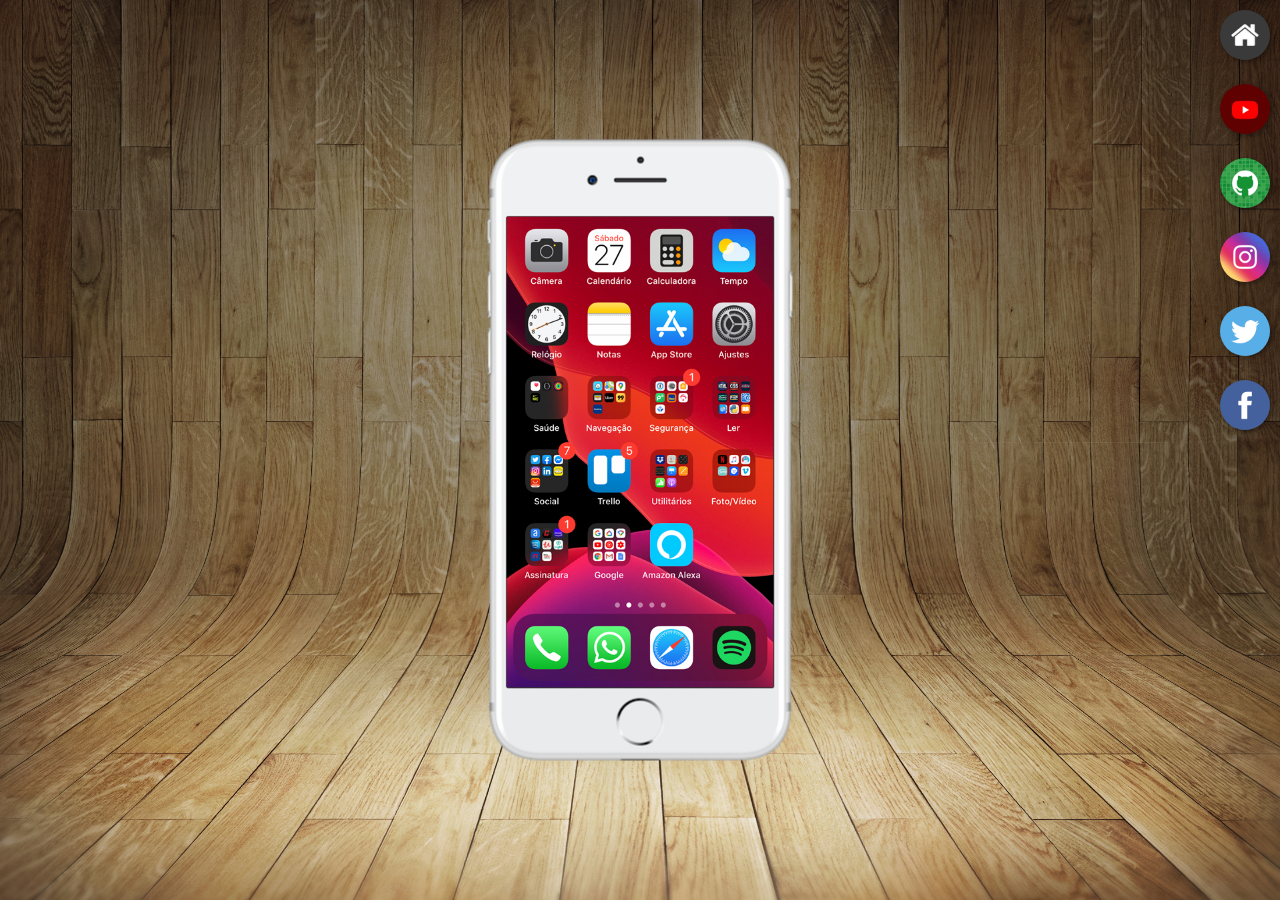
<file: index.html>
<!DOCTYPE html>
<html lang="en">
<head>
    <meta charset="UTF-8">
    <meta name="viewport" content="width=device-width, initial-scale=1.0">
    <link rel="shortcut icon" href="favicon.ico" type="image/x-icon">
    <link rel="stylesheet" href="estilo/style.css">
    <title>Projeto Redes Sociais</title>
</head>
<body>
    <main>
        <section id="telefone">
            <iframe src="home.html" name="tela" id="tela" frameborder="0">
                Seu navegador não é compatível com isso.
            </iframe>
        </section>
        <section id="redes-sociais">
            <a href="home.html" target="tela"><img src="imagens/logo-home.jpg" alt="Home"></a><br>
            <a href="youtube.html" target="tela"><img src="imagens/logo-youtube.jpg" alt="YouTube"></a><br>
            <a href="github.html" target="tela"><img src="imagens/logo-github.jpg" alt="GitHub"></a><br>
            <a href="instagram.html" target="tela"><img src="imagens/logo-instagram.jpg" alt="Instagram"></a><br>
            <a href="twitter.html" target="tela"><img src="imagens/logo-twitter.jpg" alt="Twitter"></a><br>
            <a href="facebook.html" target="tela"><img src="imagens/logo-facebook.jpg" alt="Facebook"></a>
        </section>
    </main>
</body>
</html>
</file>
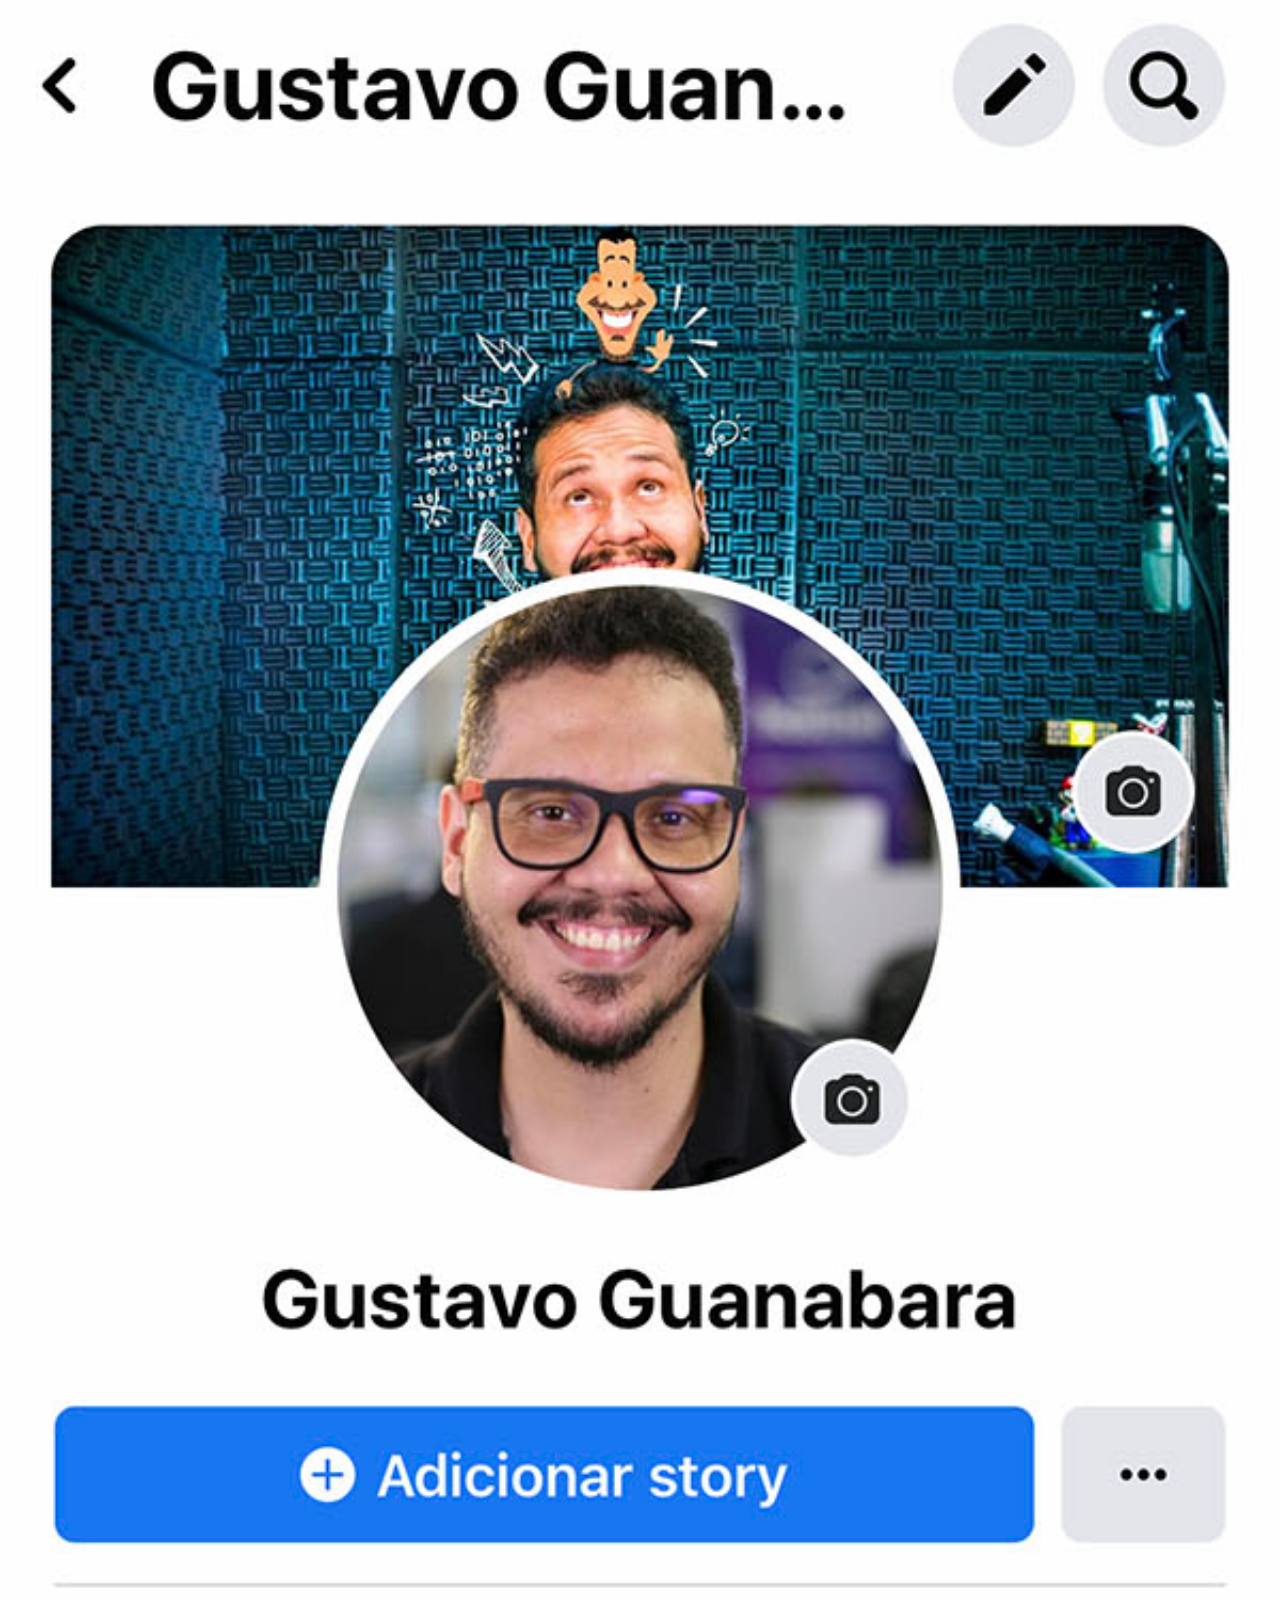
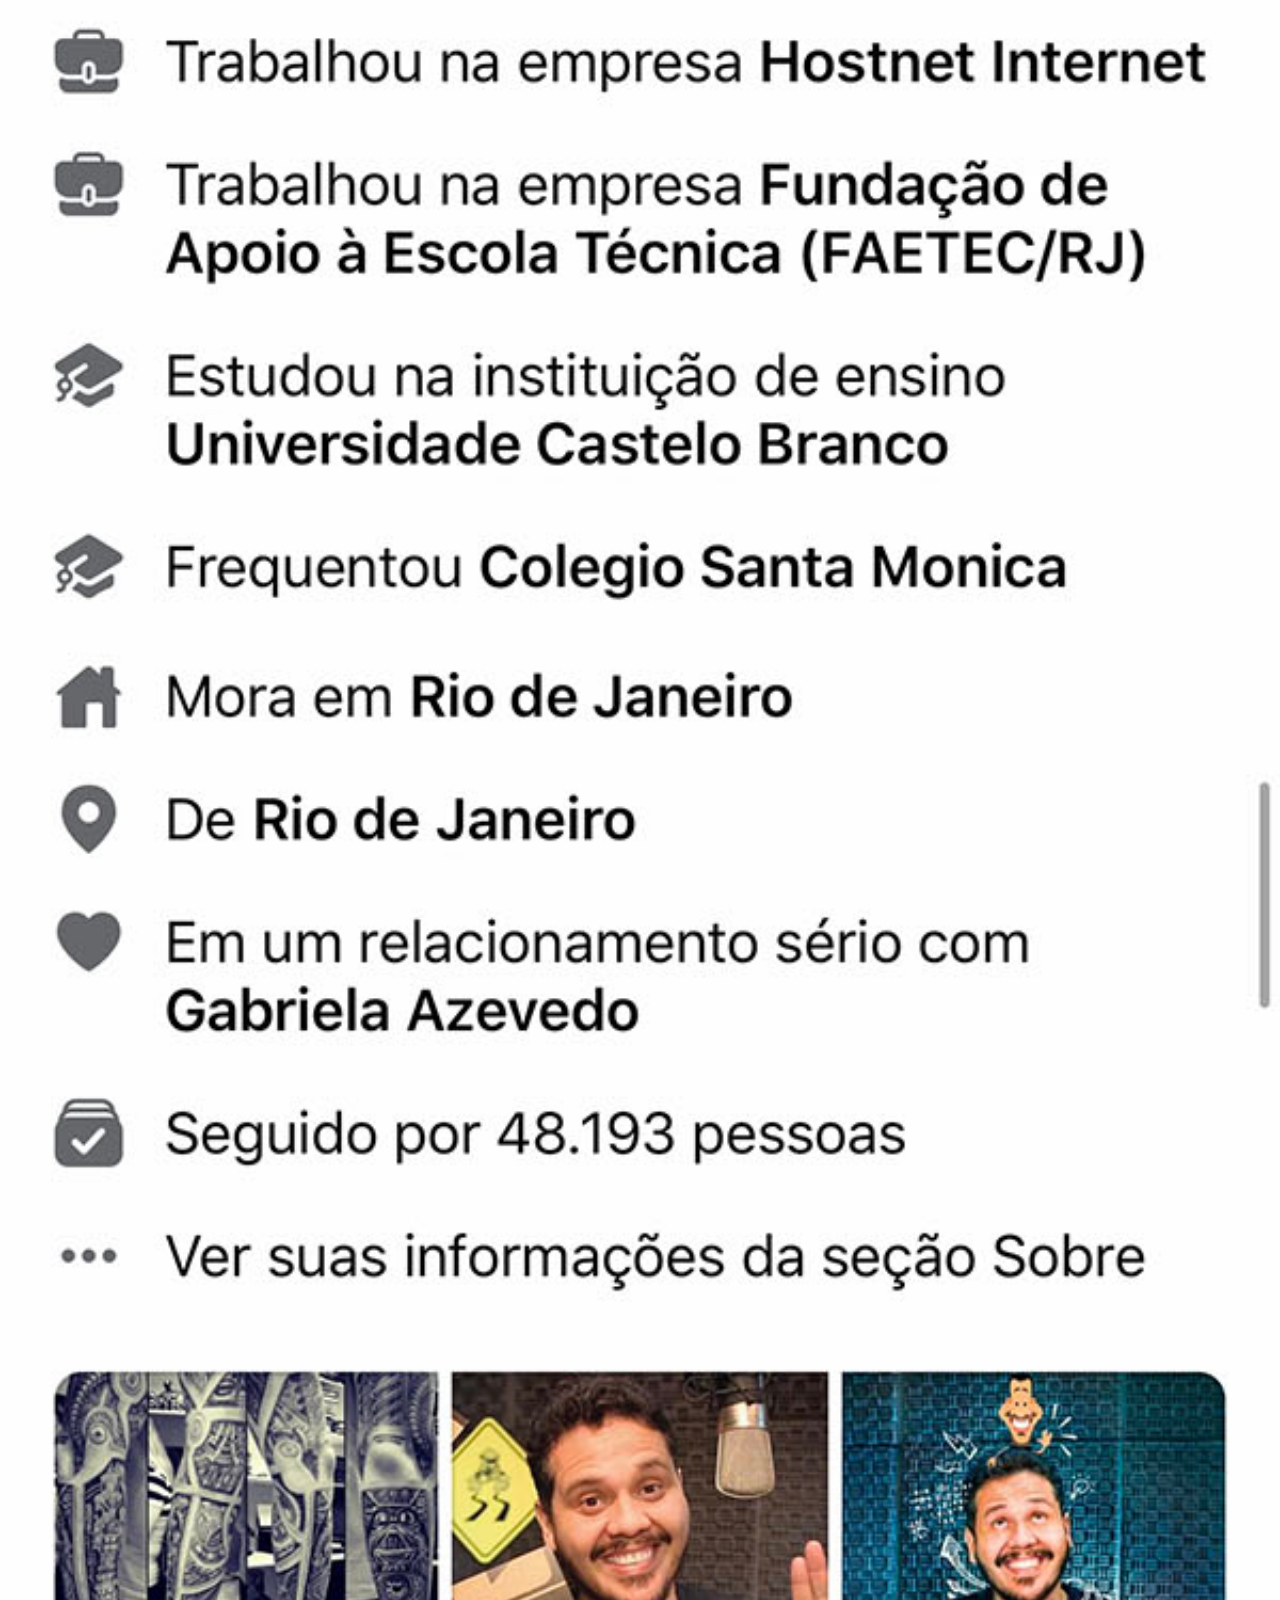
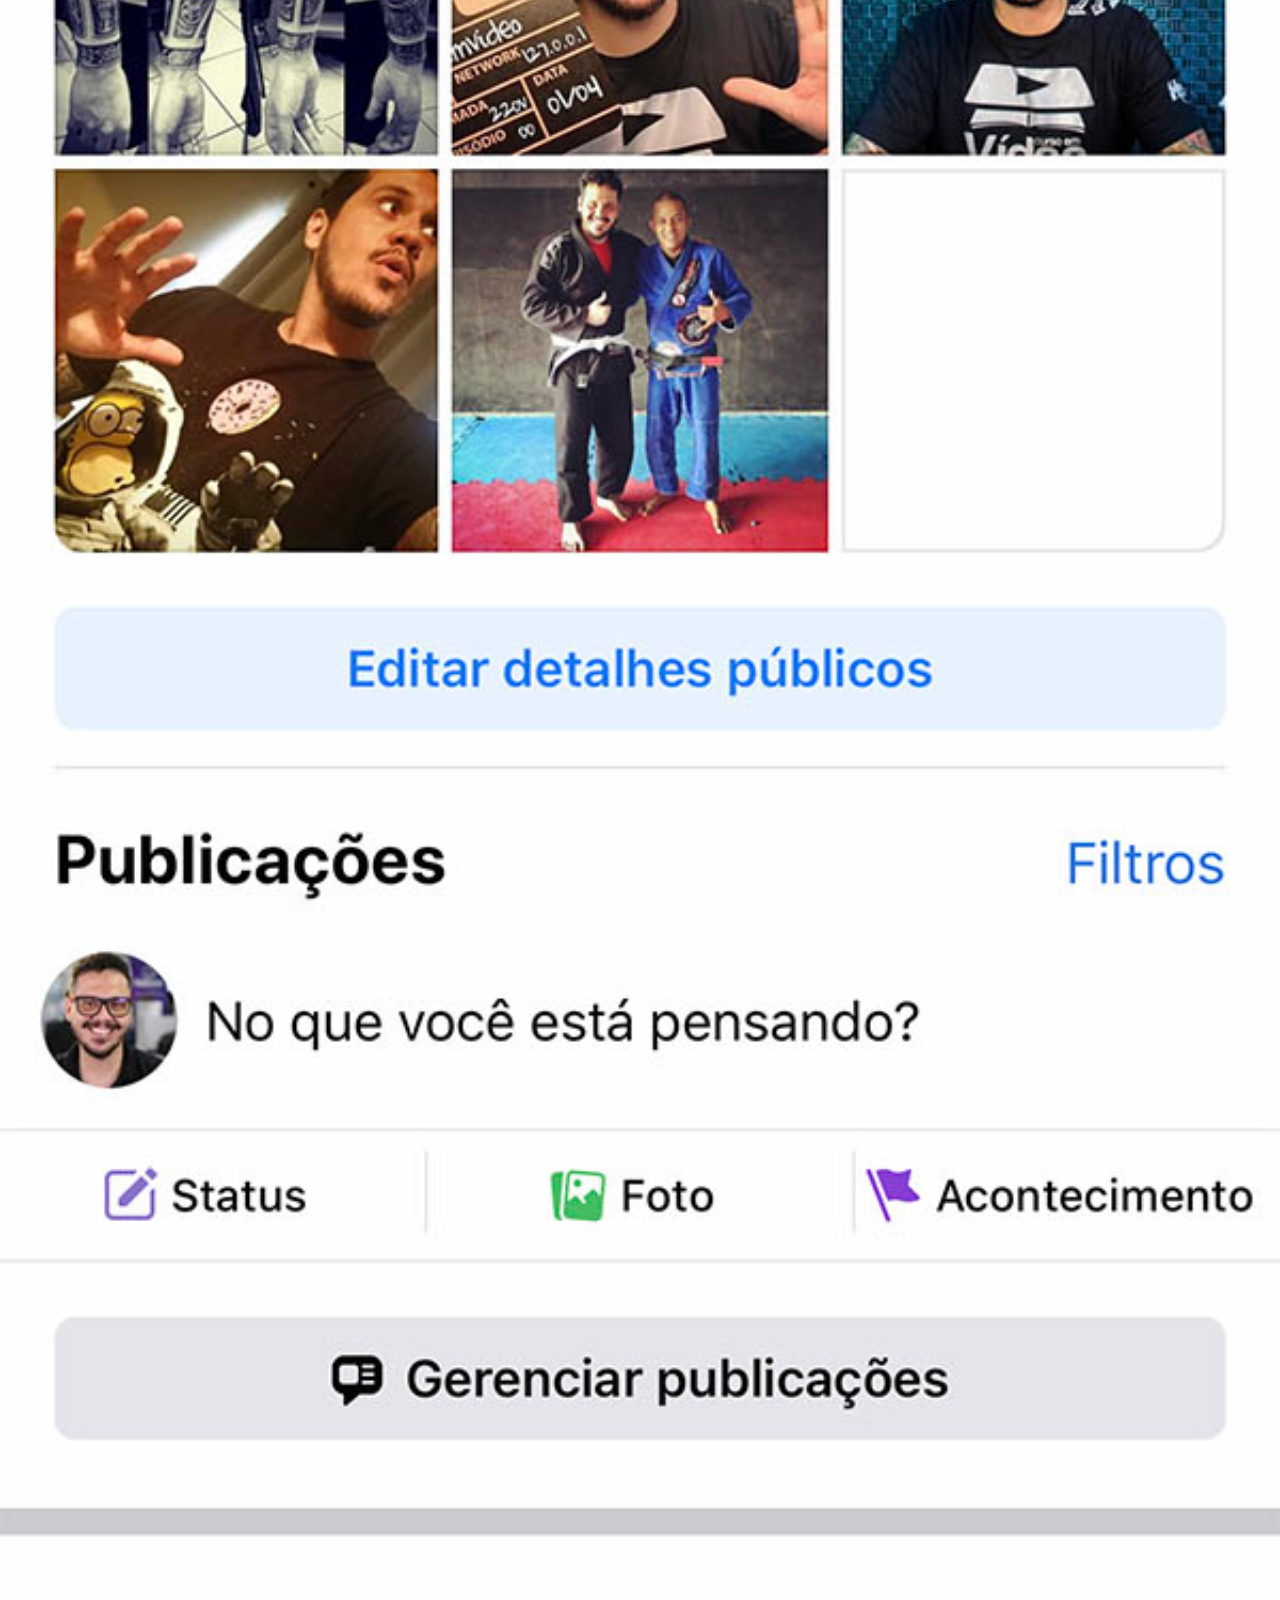
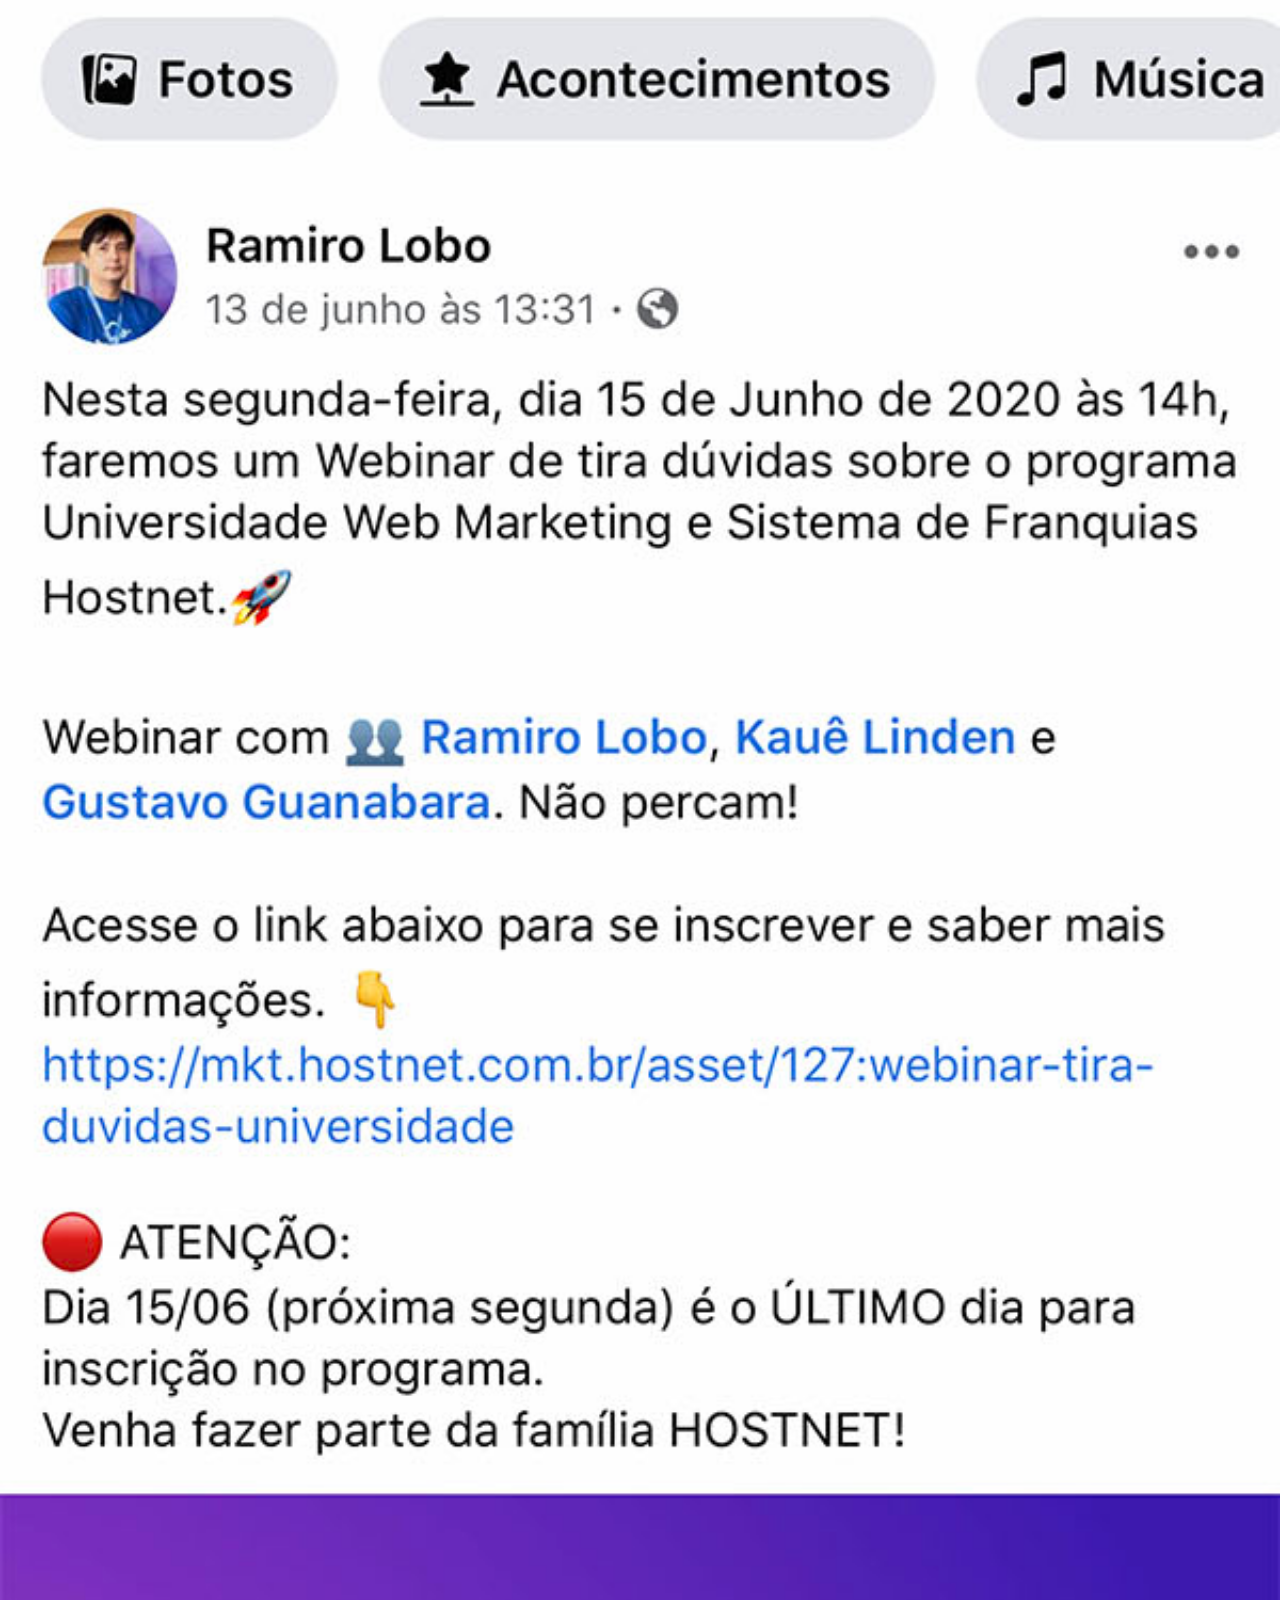
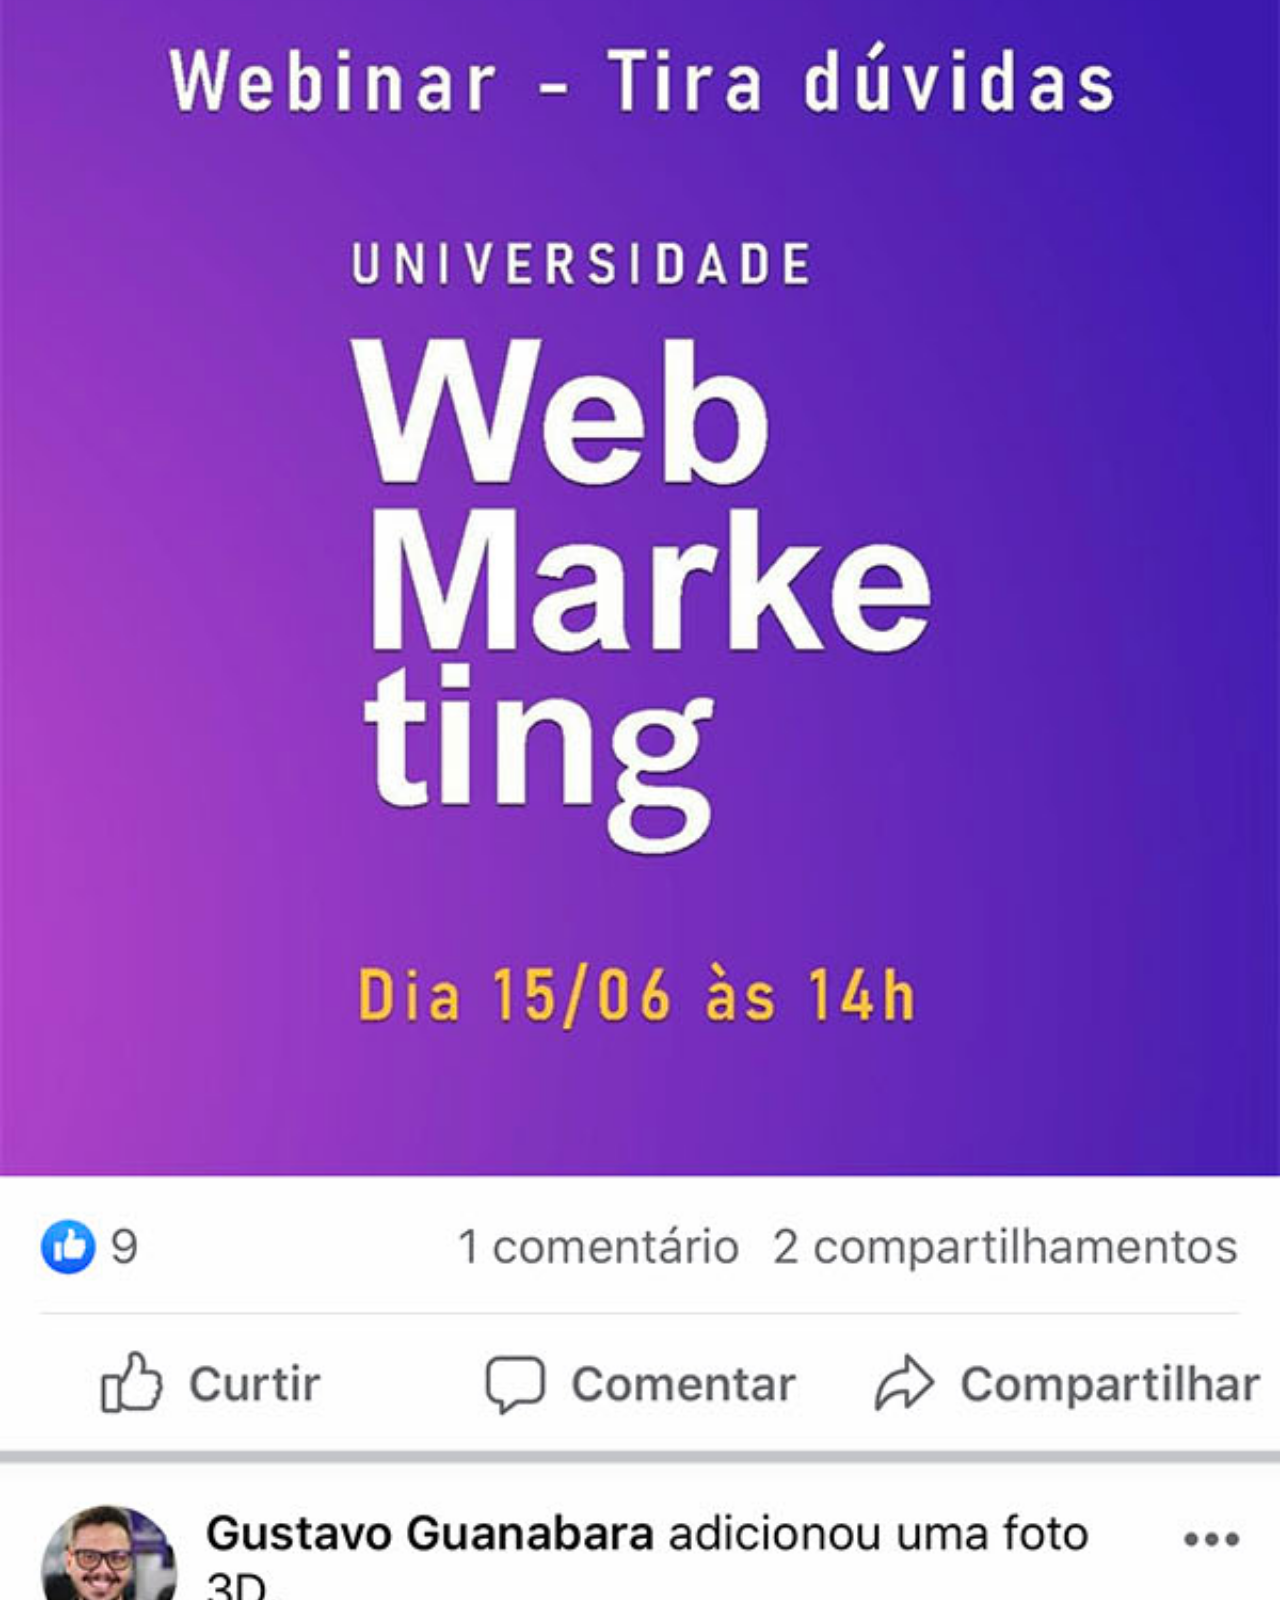
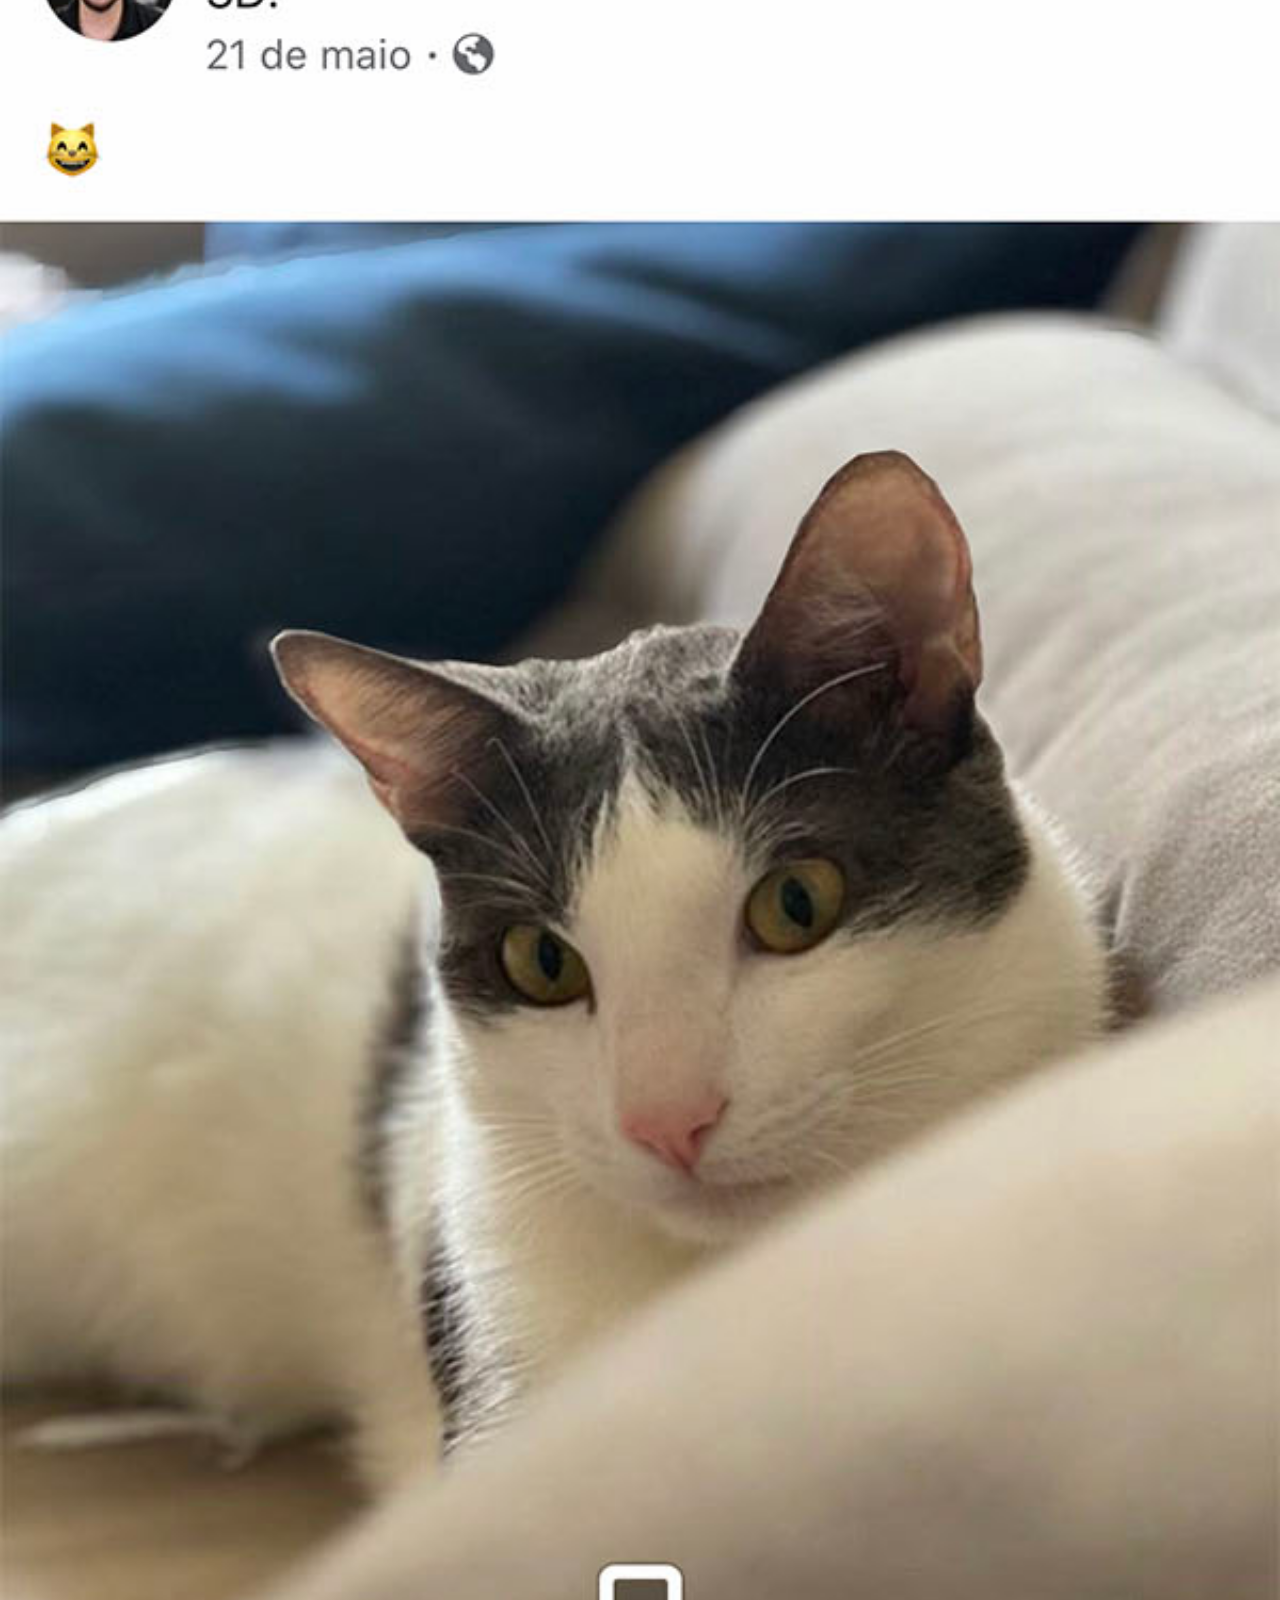
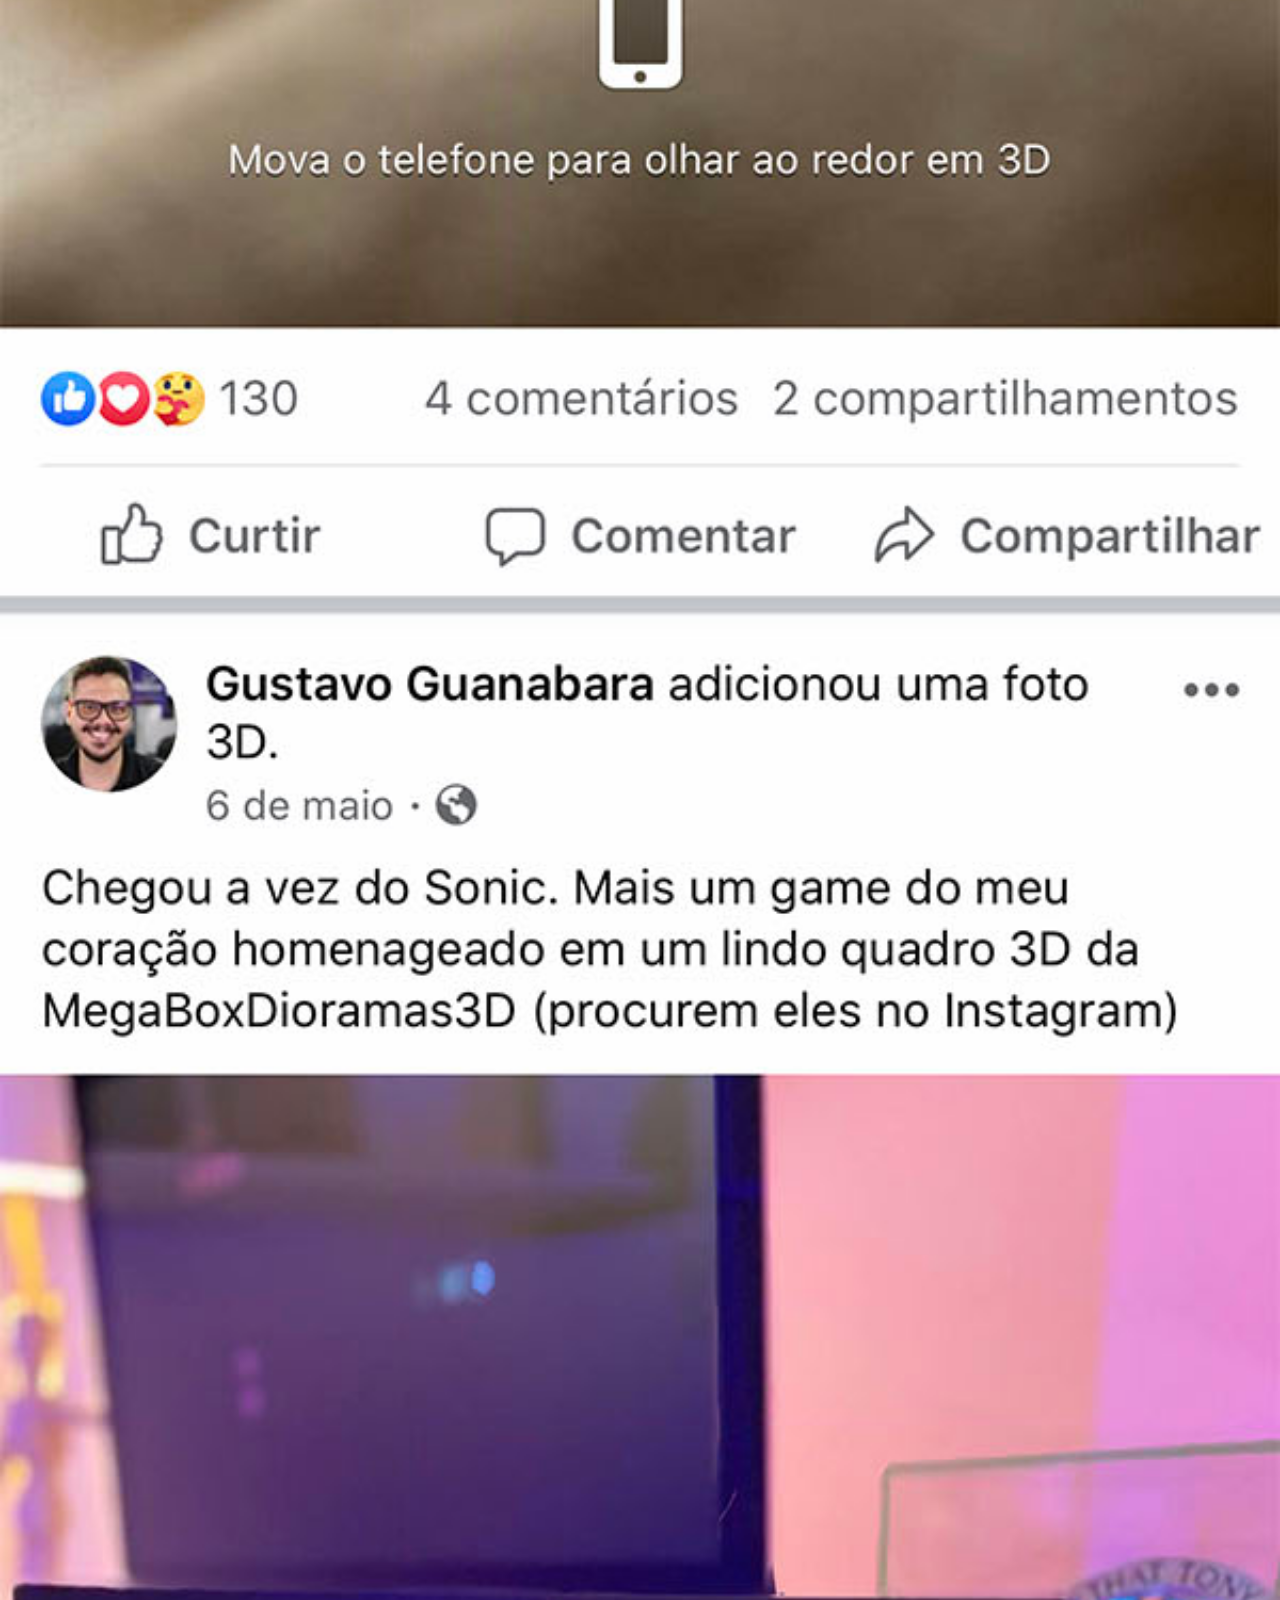
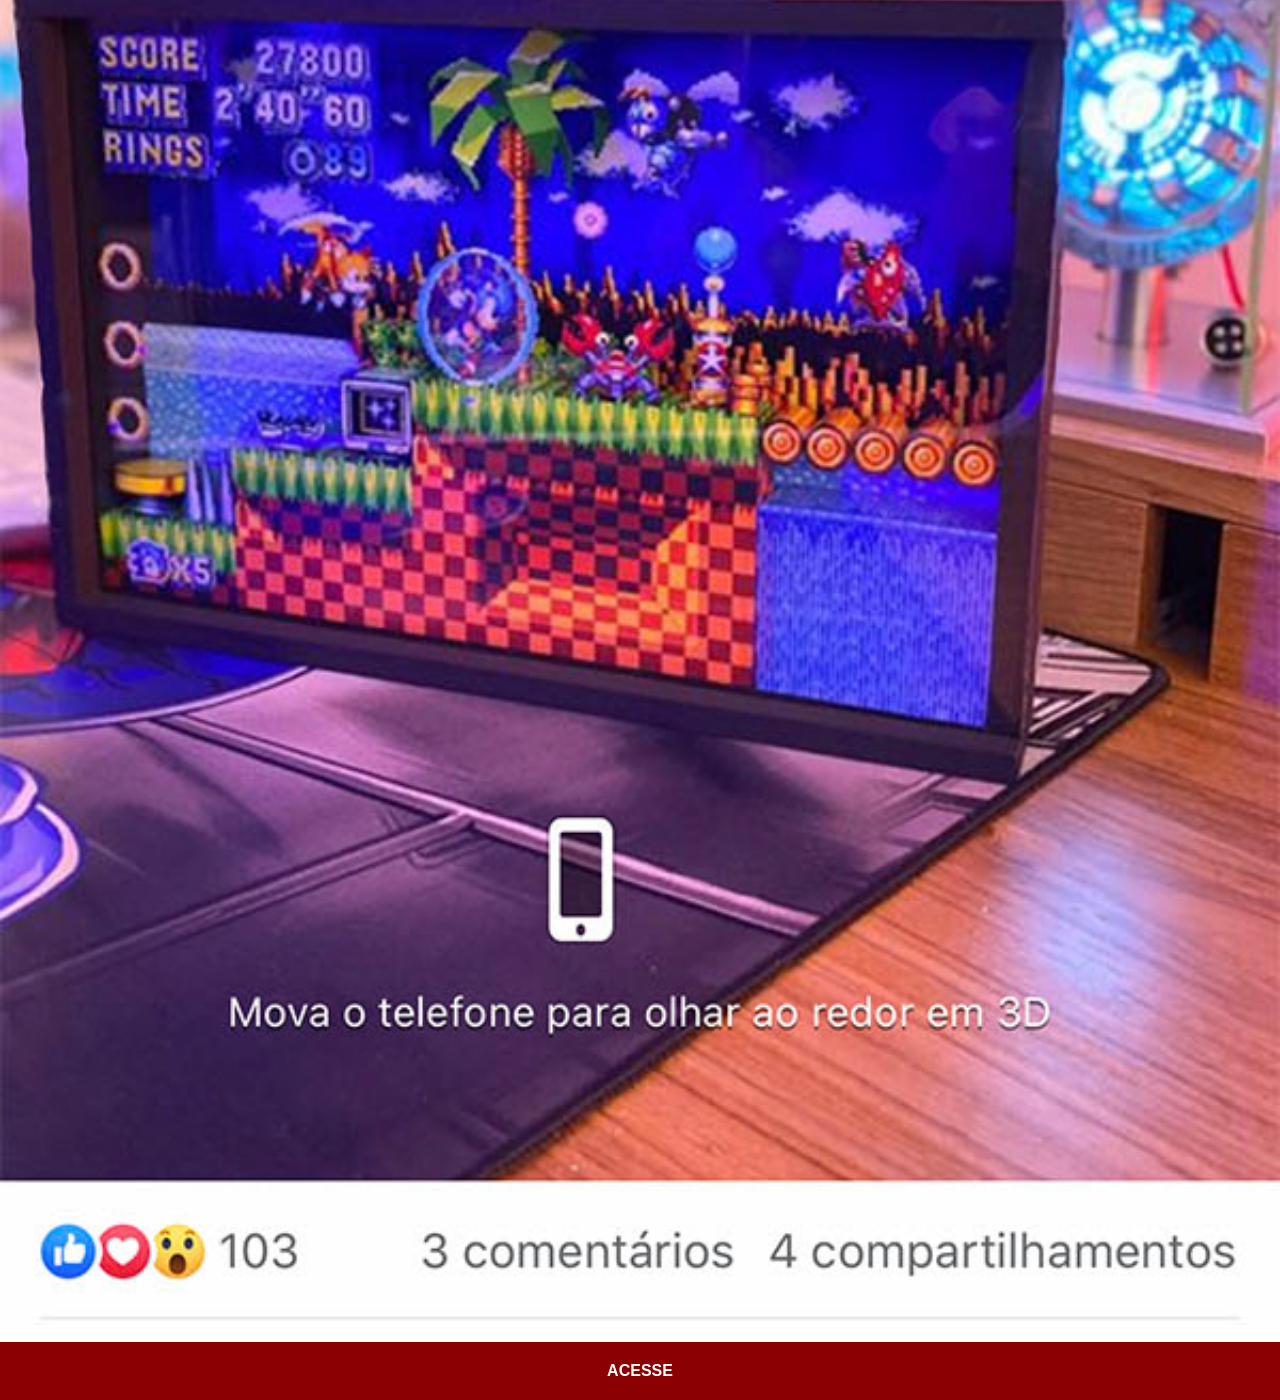
<file: facebook.html>
<!DOCTYPE html>
<html lang="en">
<head>
    <meta charset="UTF-8">
    <meta name="viewport" content="width=device-width, initial-scale=1.0">
    <title>Facebook</title>
    <link rel="stylesheet" href="estilo/social.css">
</head>
<body>
    <img src="imagens/tela-facebook.jpg" alt="Facebook">
    <a href="https://www.facebook.com/gustavoguanabara" target="_blank">ACESSE</a>
</body>
</html>
</file>
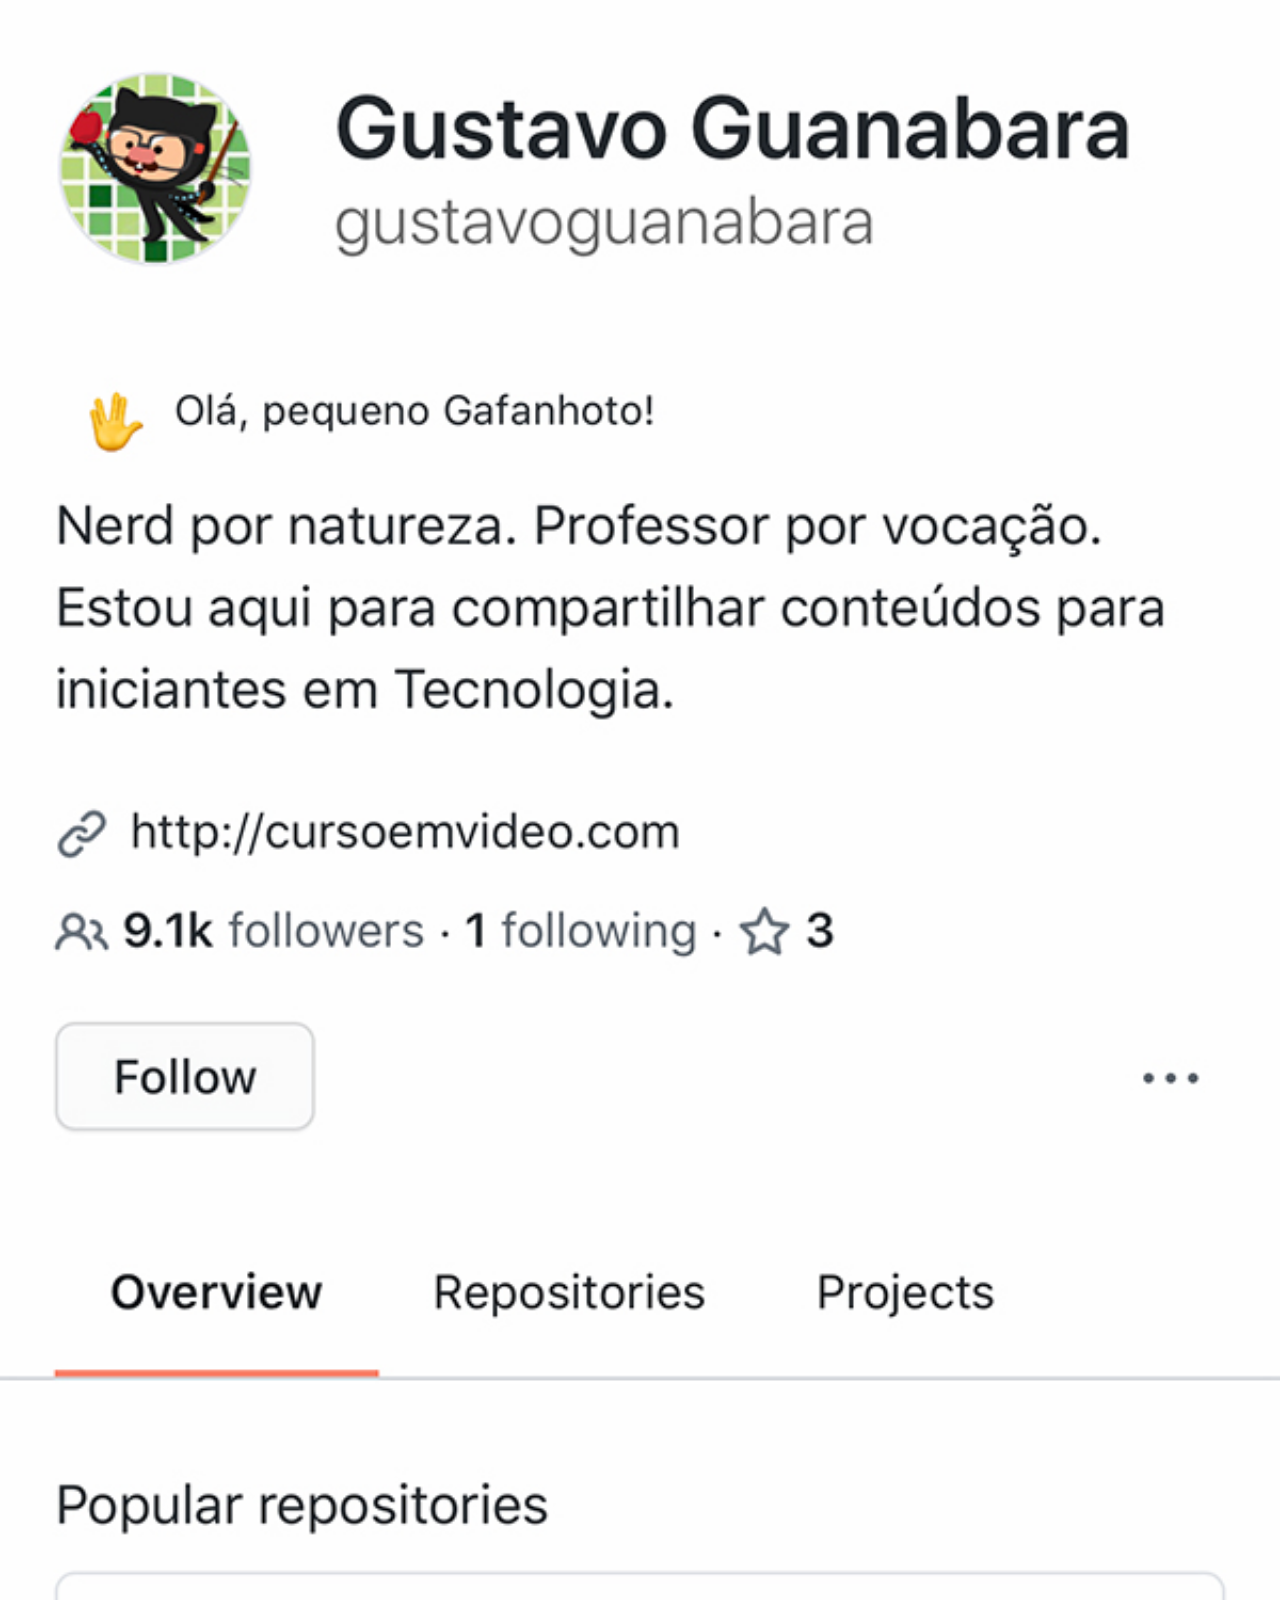
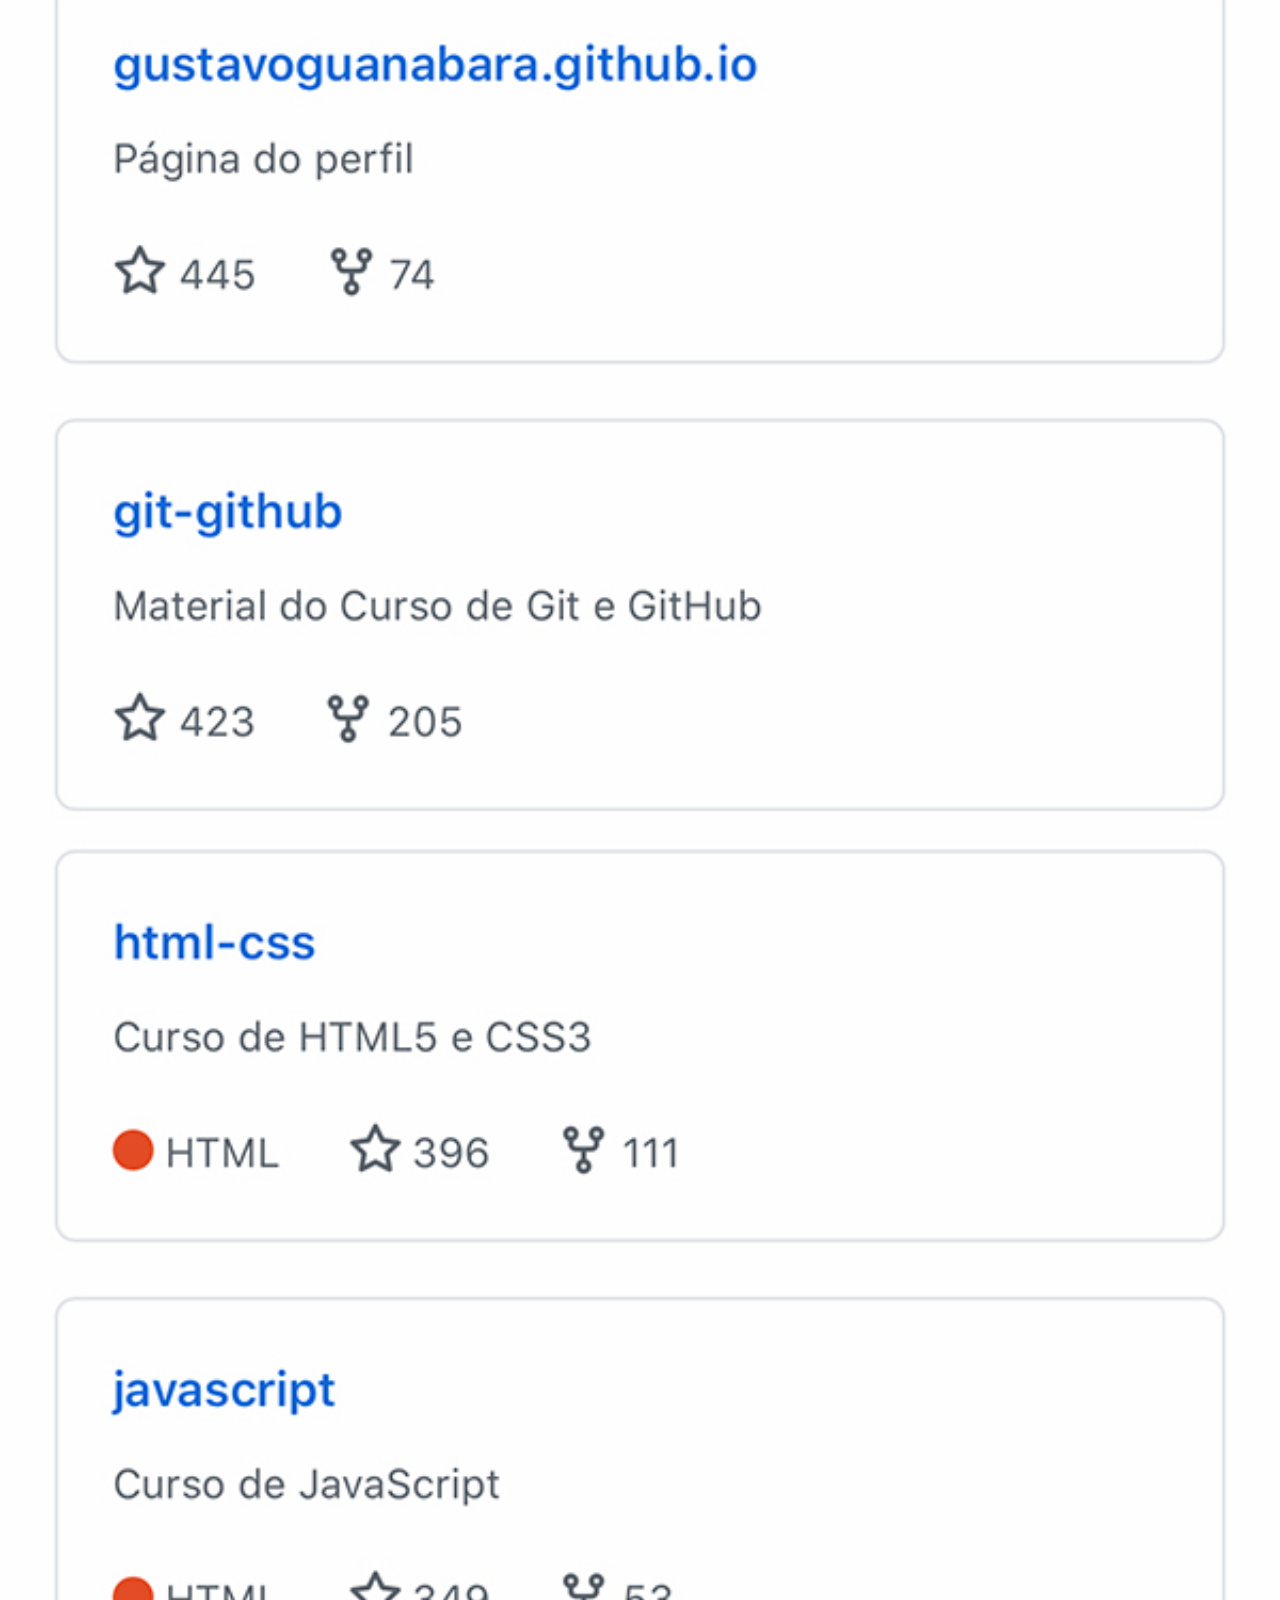
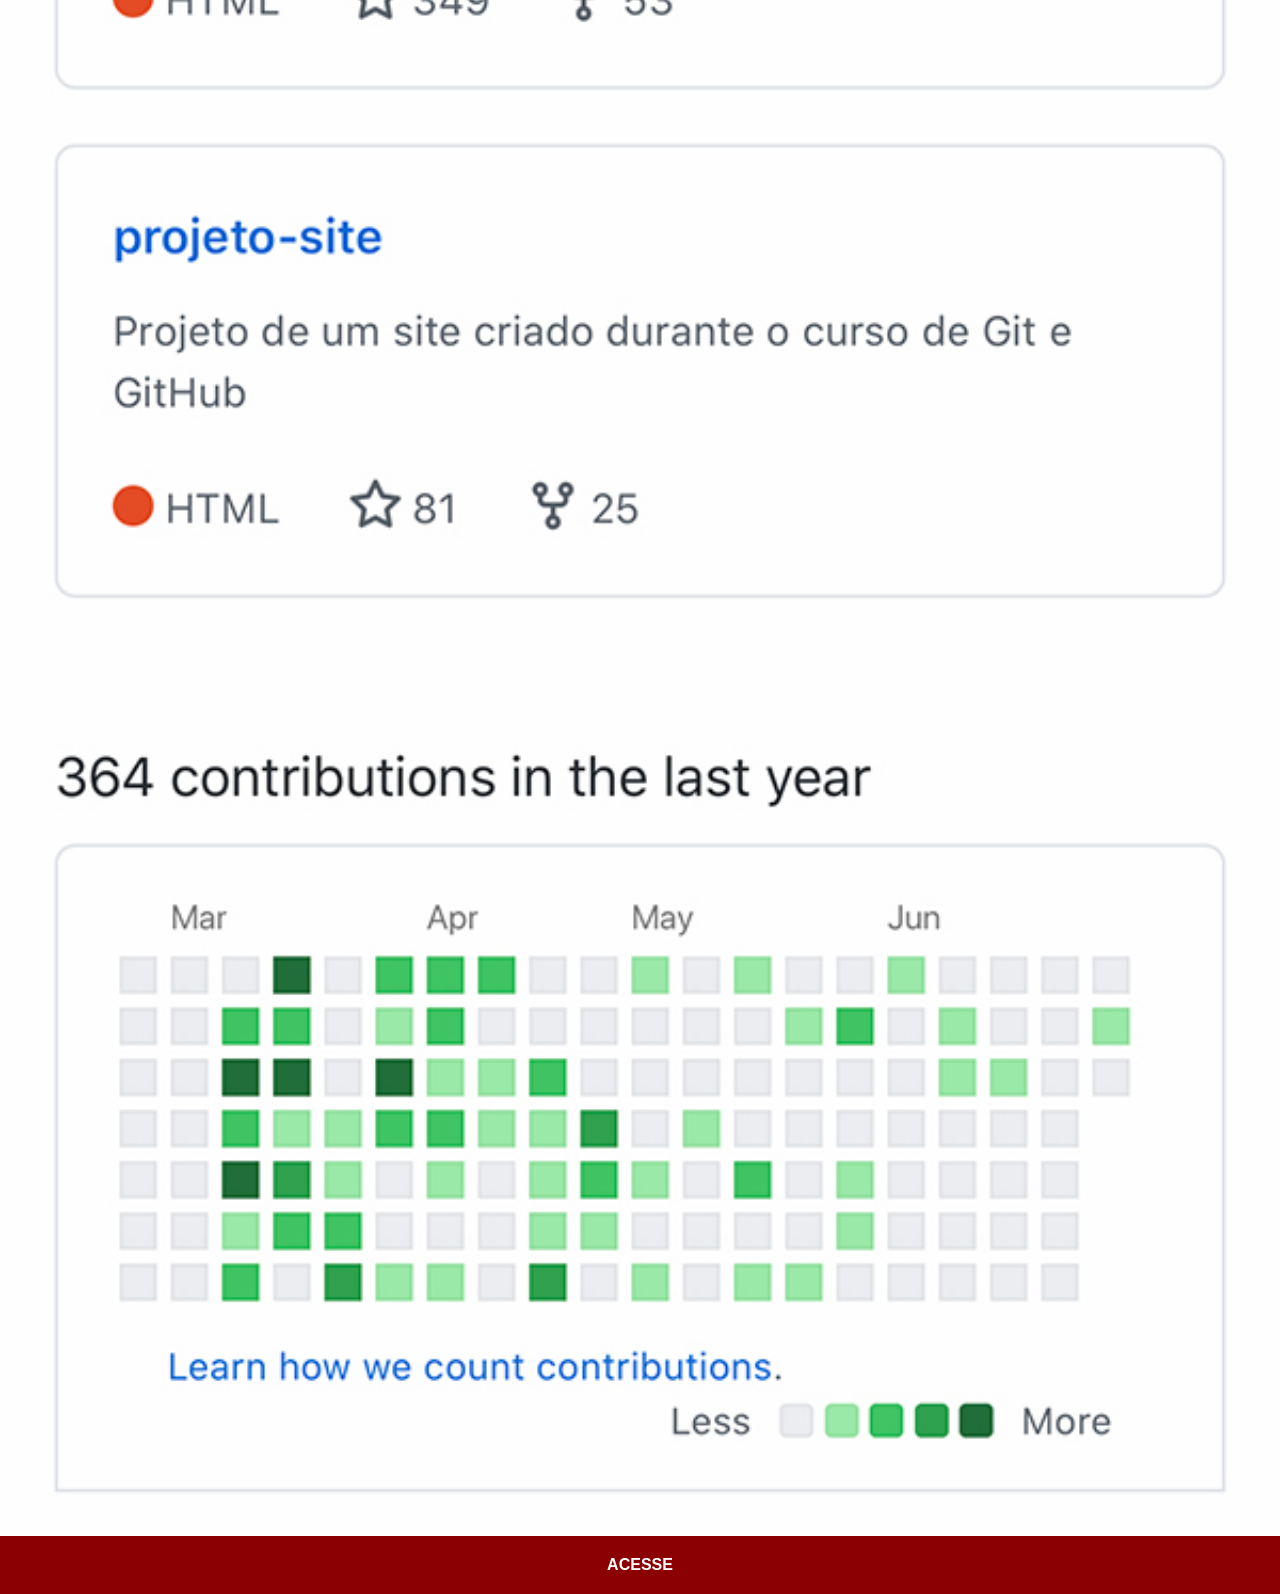
<file: github.html>
<!DOCTYPE html>
<html lang="en">
<head>
    <meta charset="UTF-8">
    <meta name="viewport" content="width=device-width, initial-scale=1.0">
    <title>GitHub</title>
    <link rel="stylesheet" href="estilo/social.css">
</head>
<body>
    <img src="imagens/tela-github.jpg" alt="GitHub">
    <a href="https://github.com/gustavoguanabara" target="_blank">ACESSE</a>
</body>
</html>
</file>
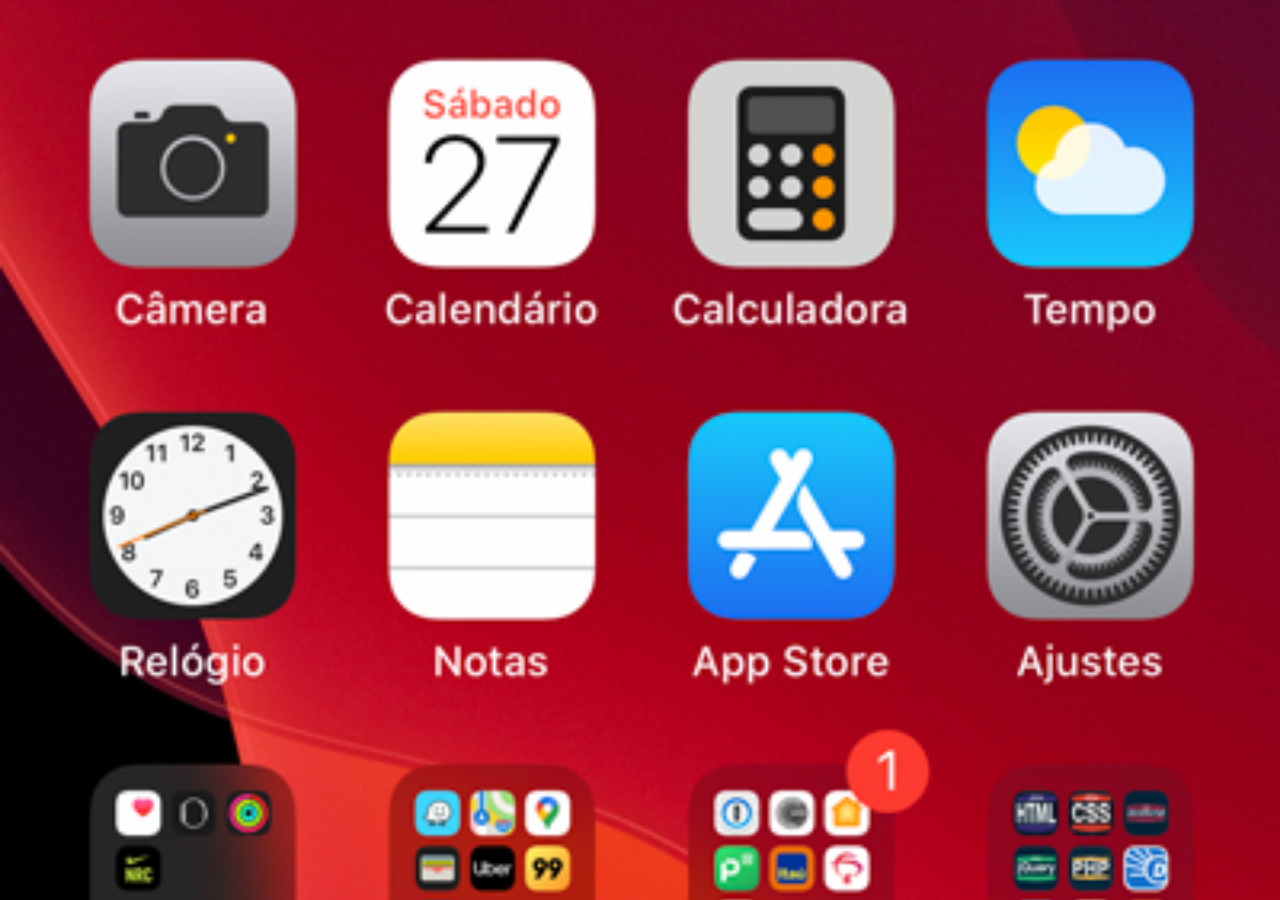
<file: home.html>
<!DOCTYPE html>
<html lang="en">
<head>
    <meta charset="UTF-8">
    <meta name="viewport" content="width=device-width, initial-scale=1.0">
    <title>Home</title>
</head>
<style>
    * {
        margin: 0px;
        padding: 0px;
    }

    body {
        width: 100vw;
        height: 100vh;
        background: black url('imagens/tela-home.jpg') no-repeat top center;
        background-size: cover;
    }
</style>
<body>
    
</body>
</html>
</file>
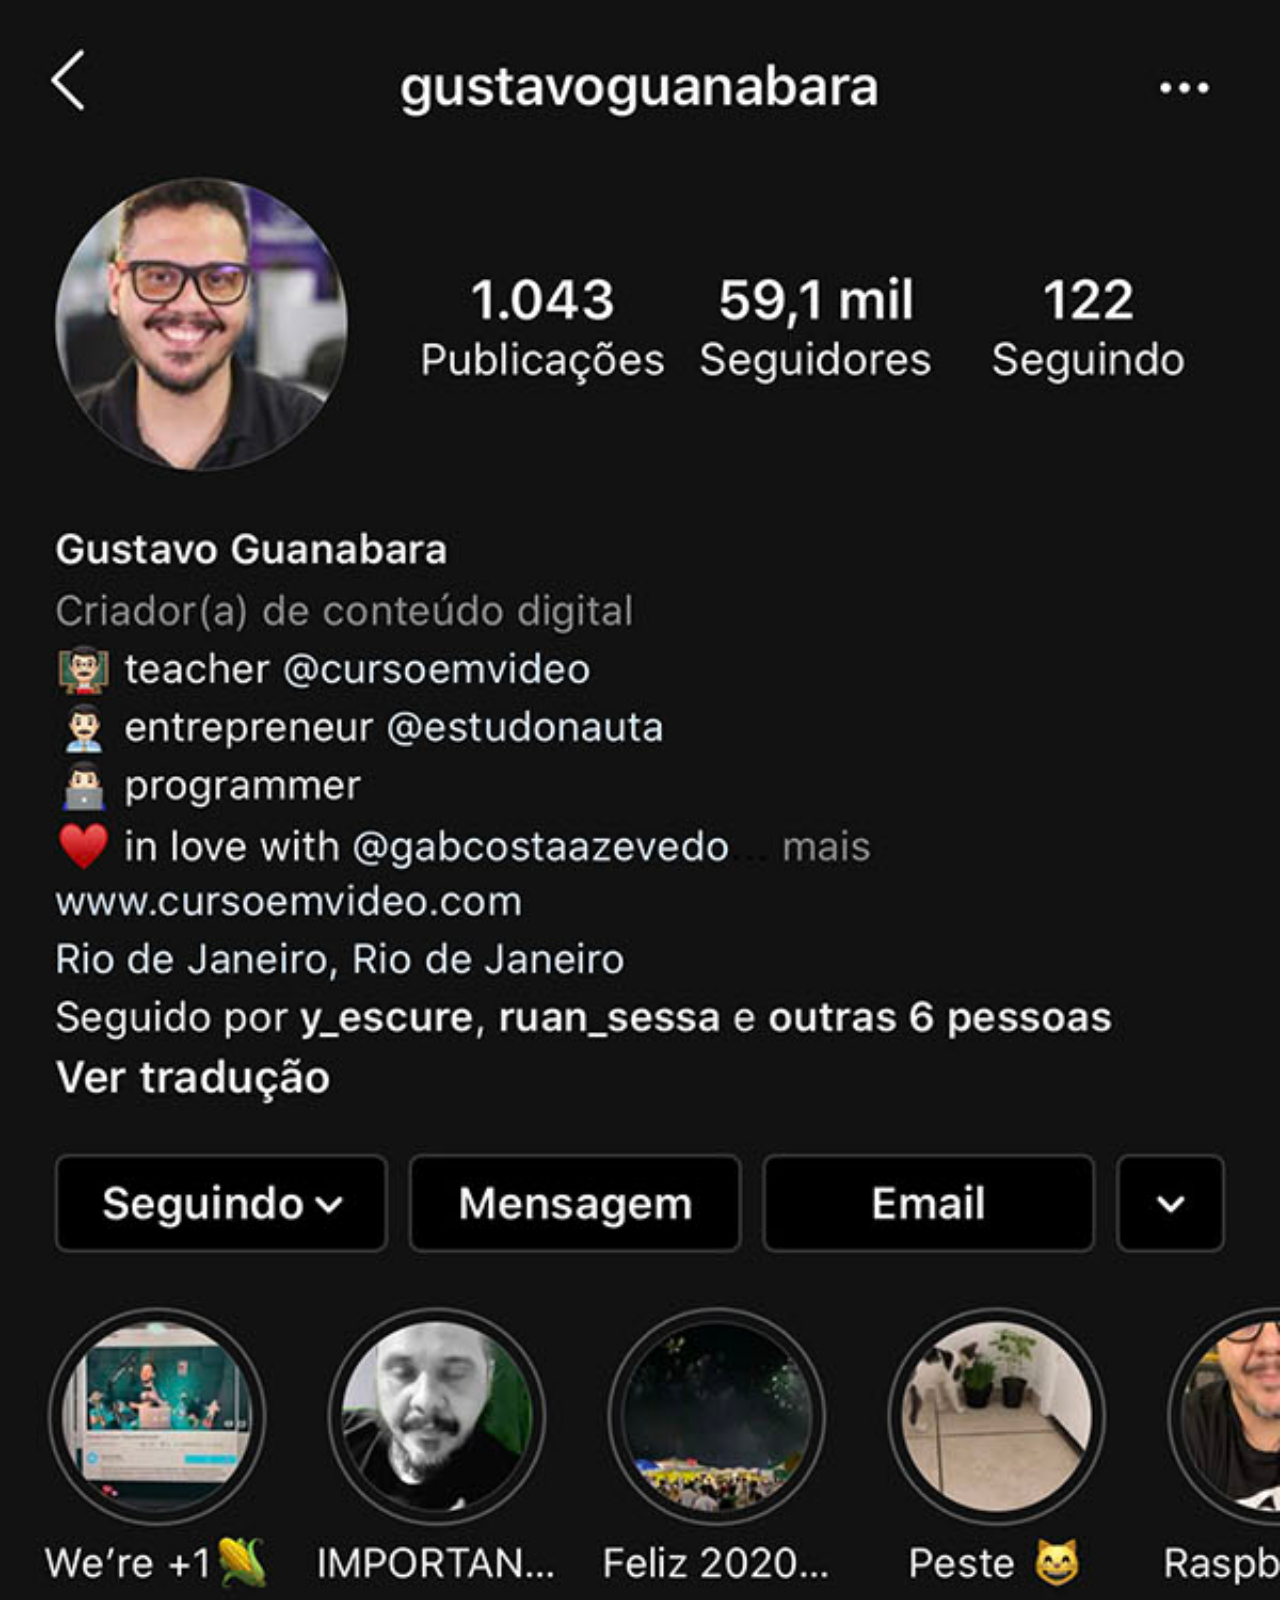
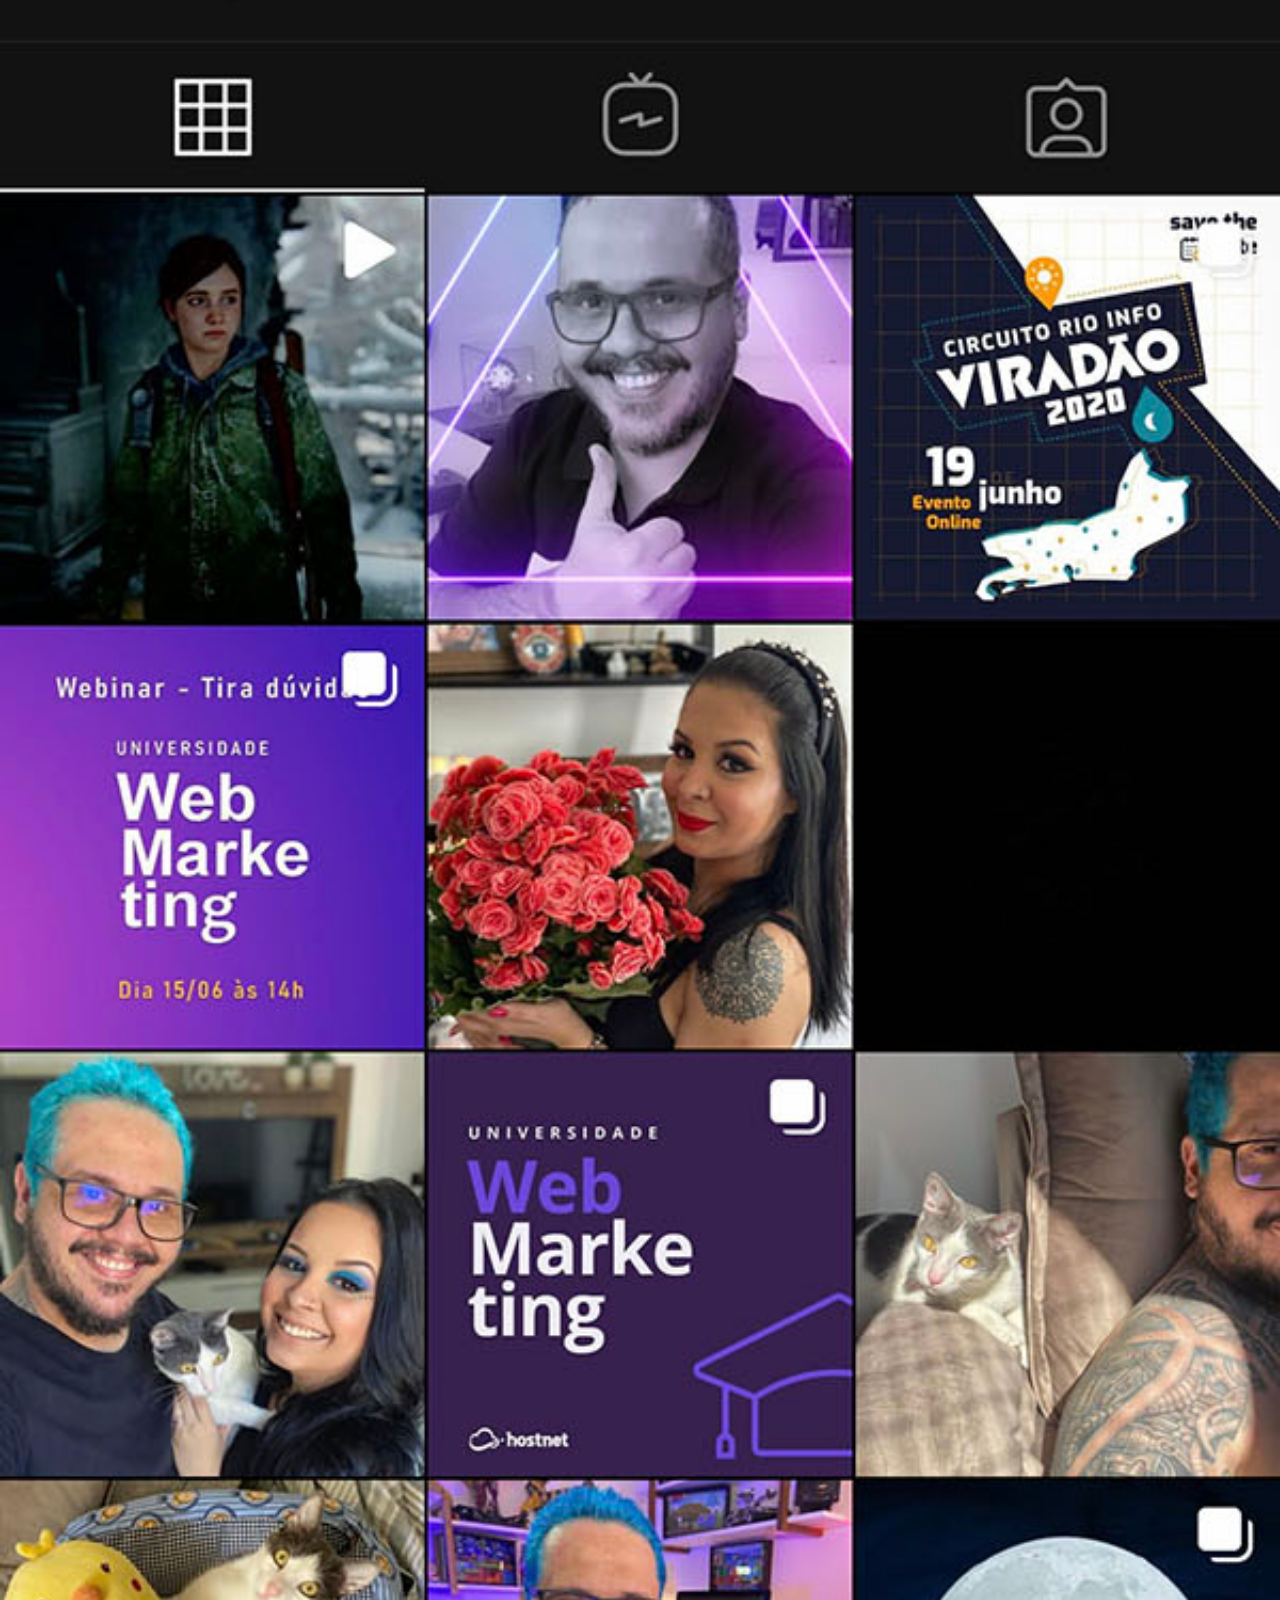
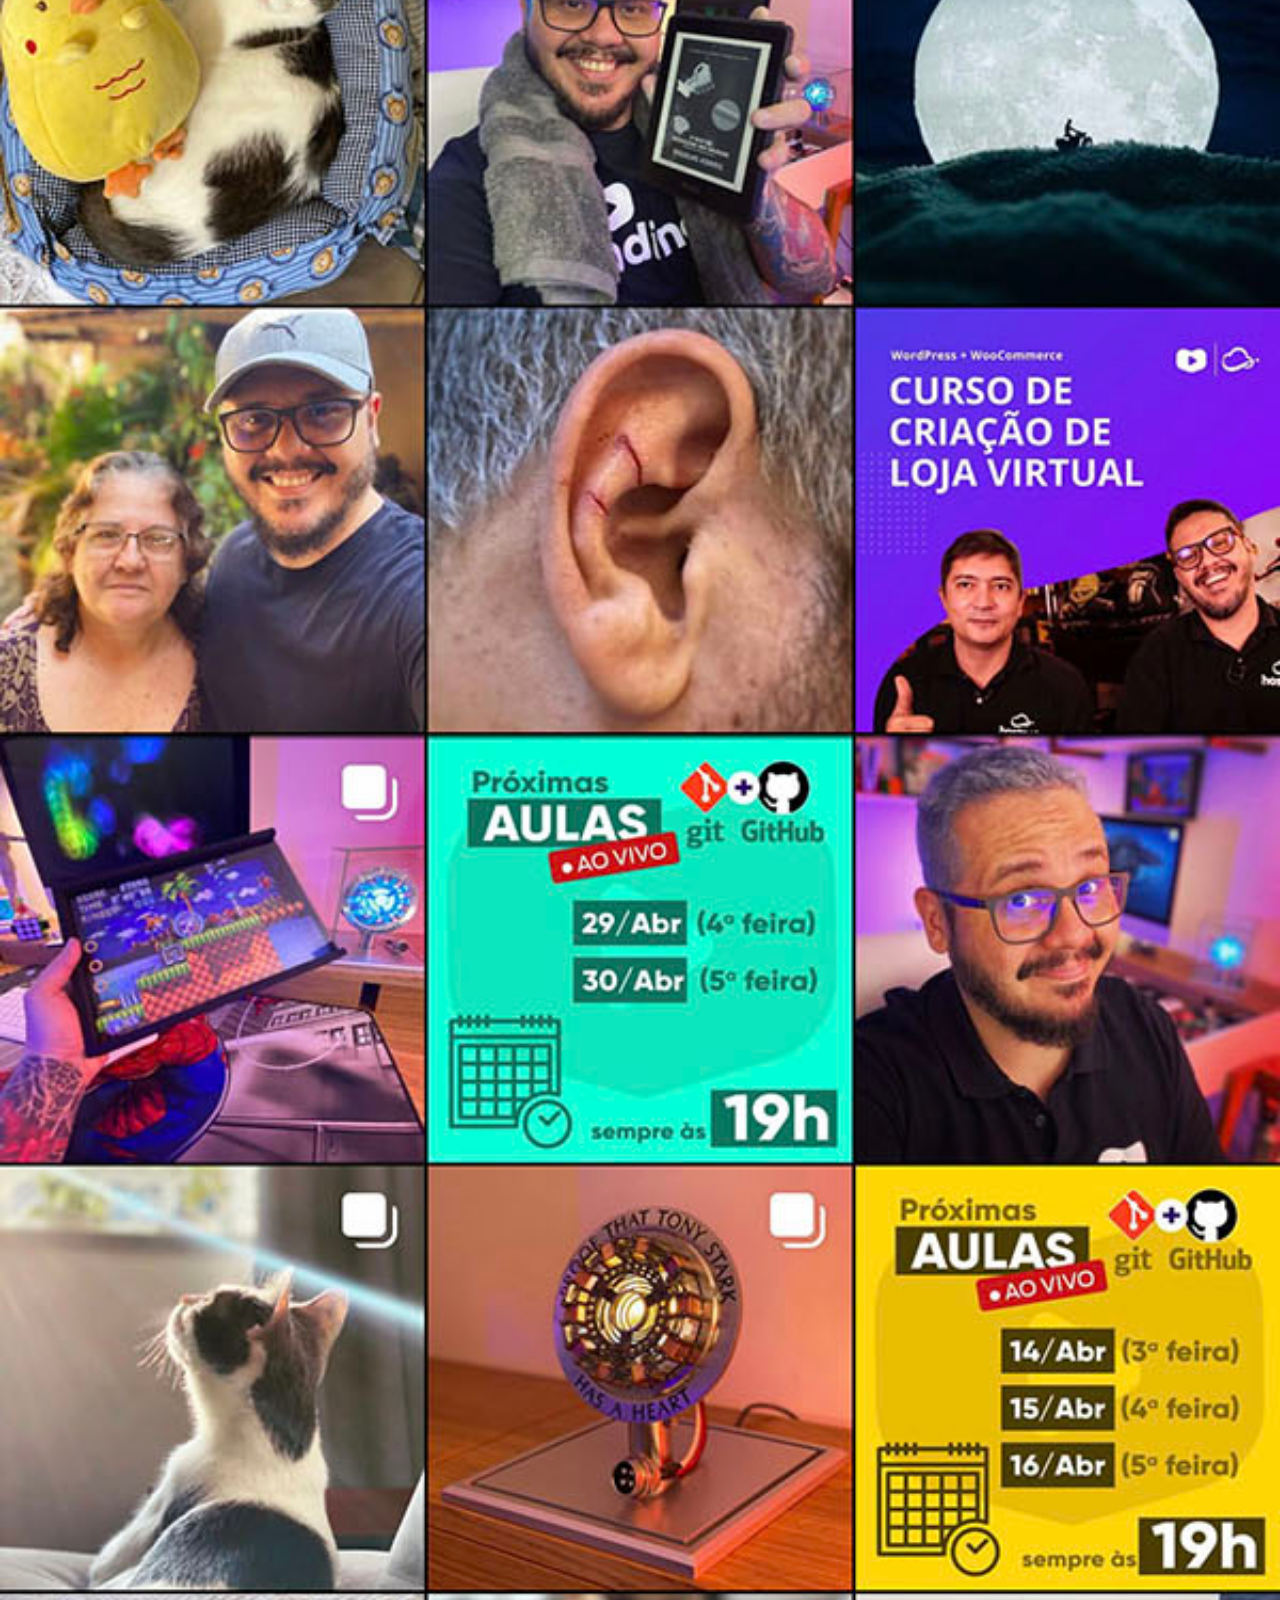
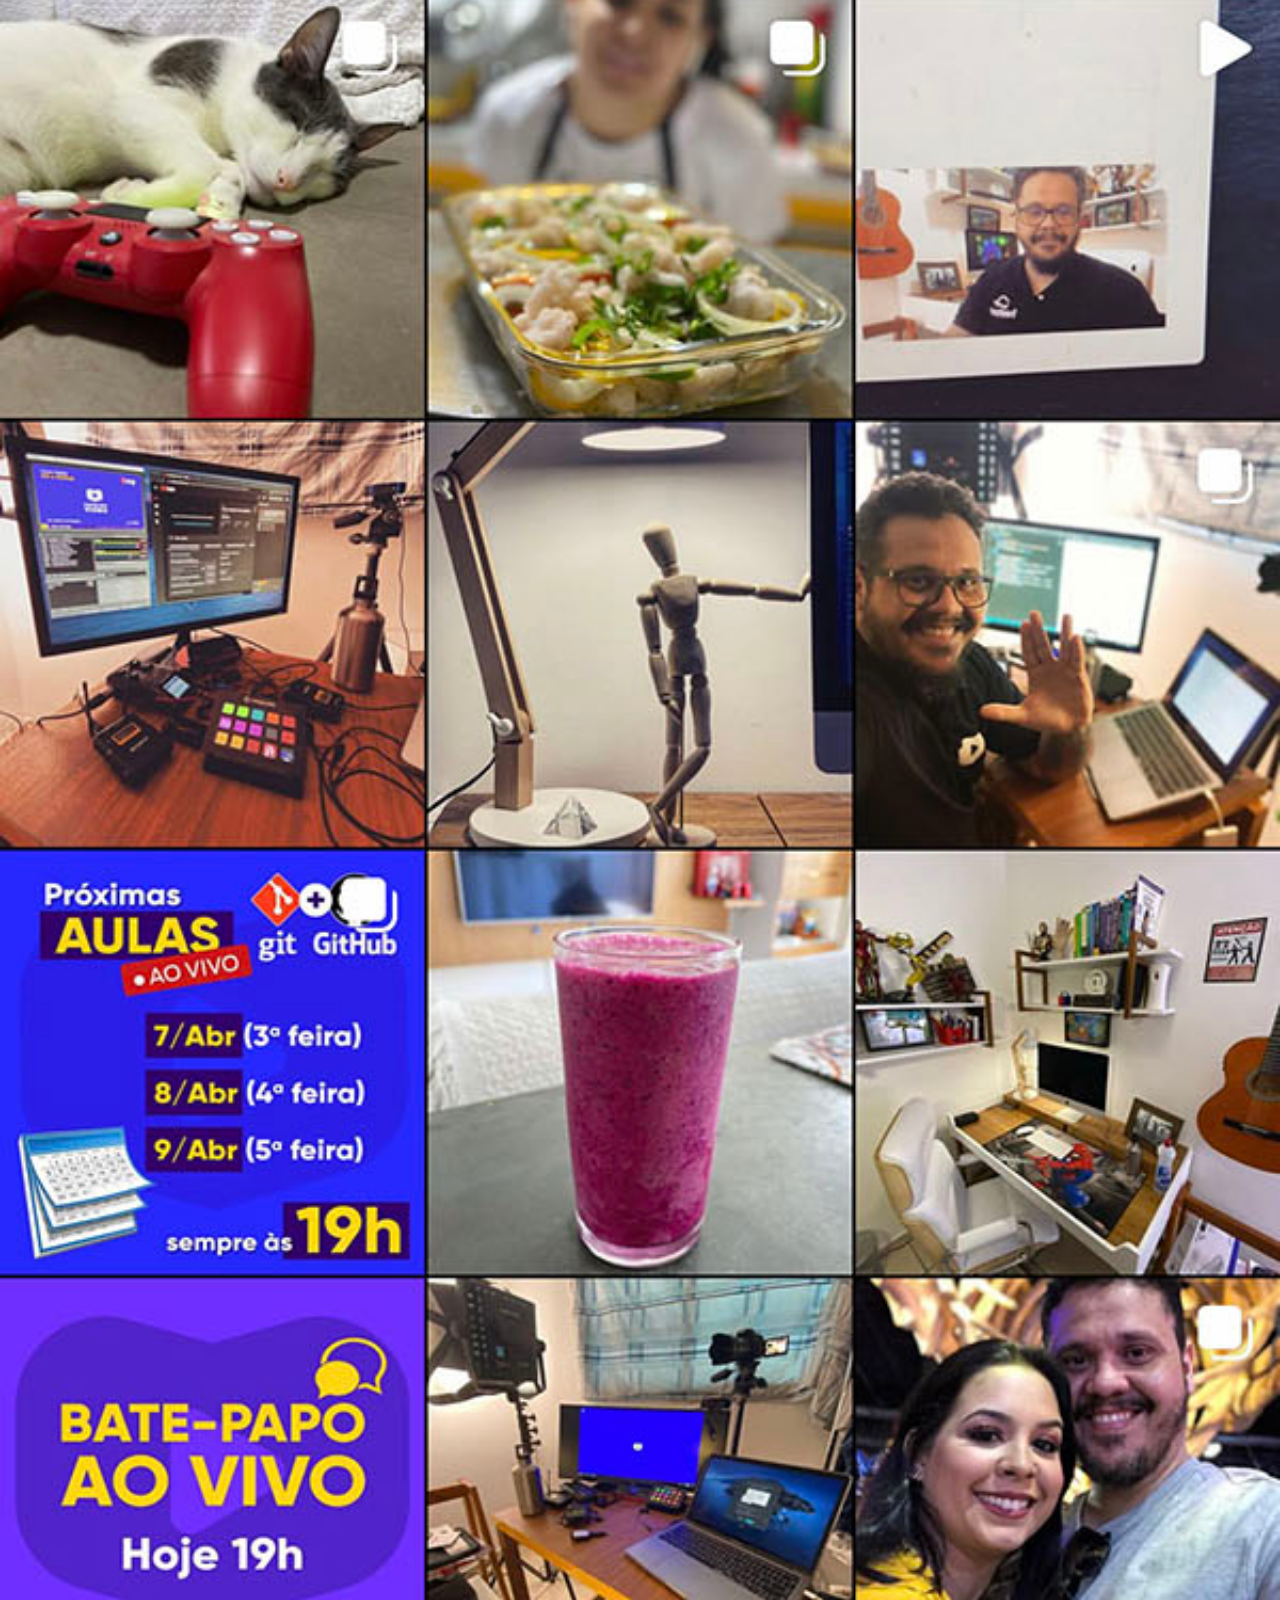
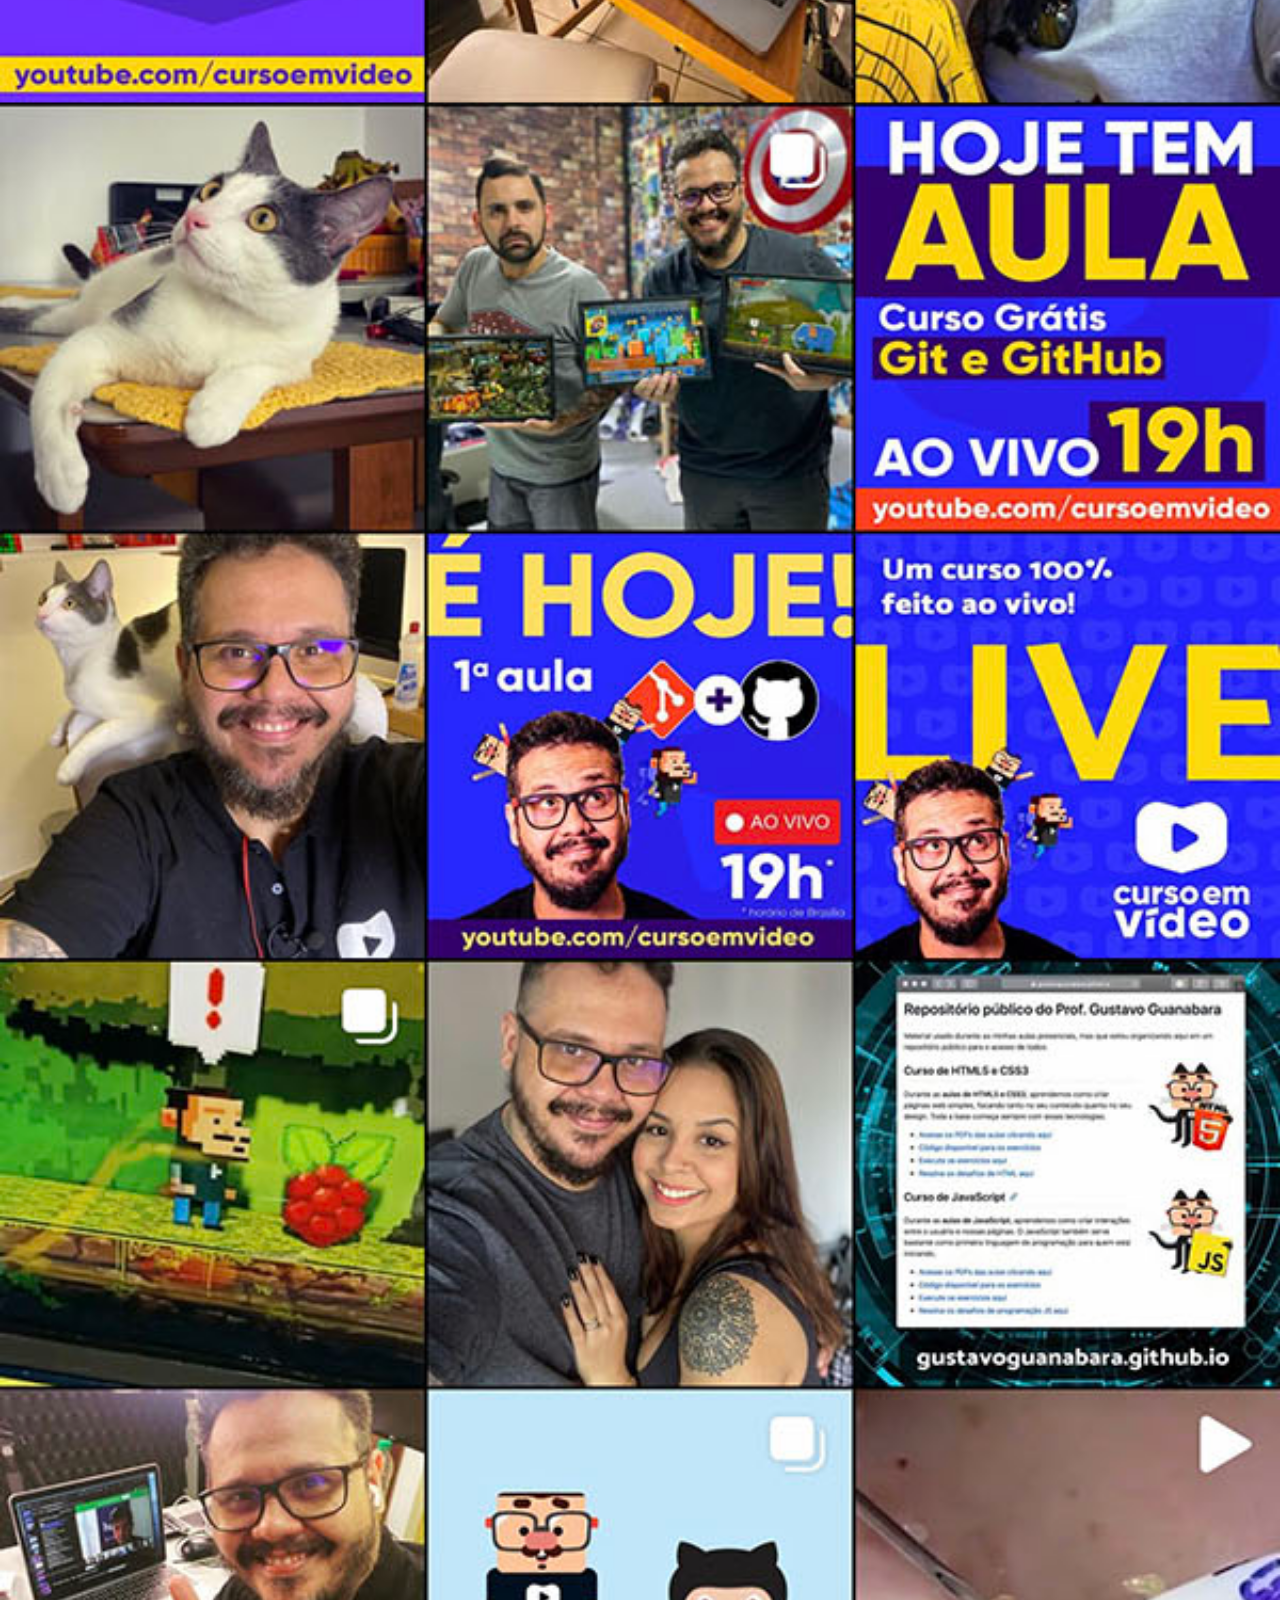
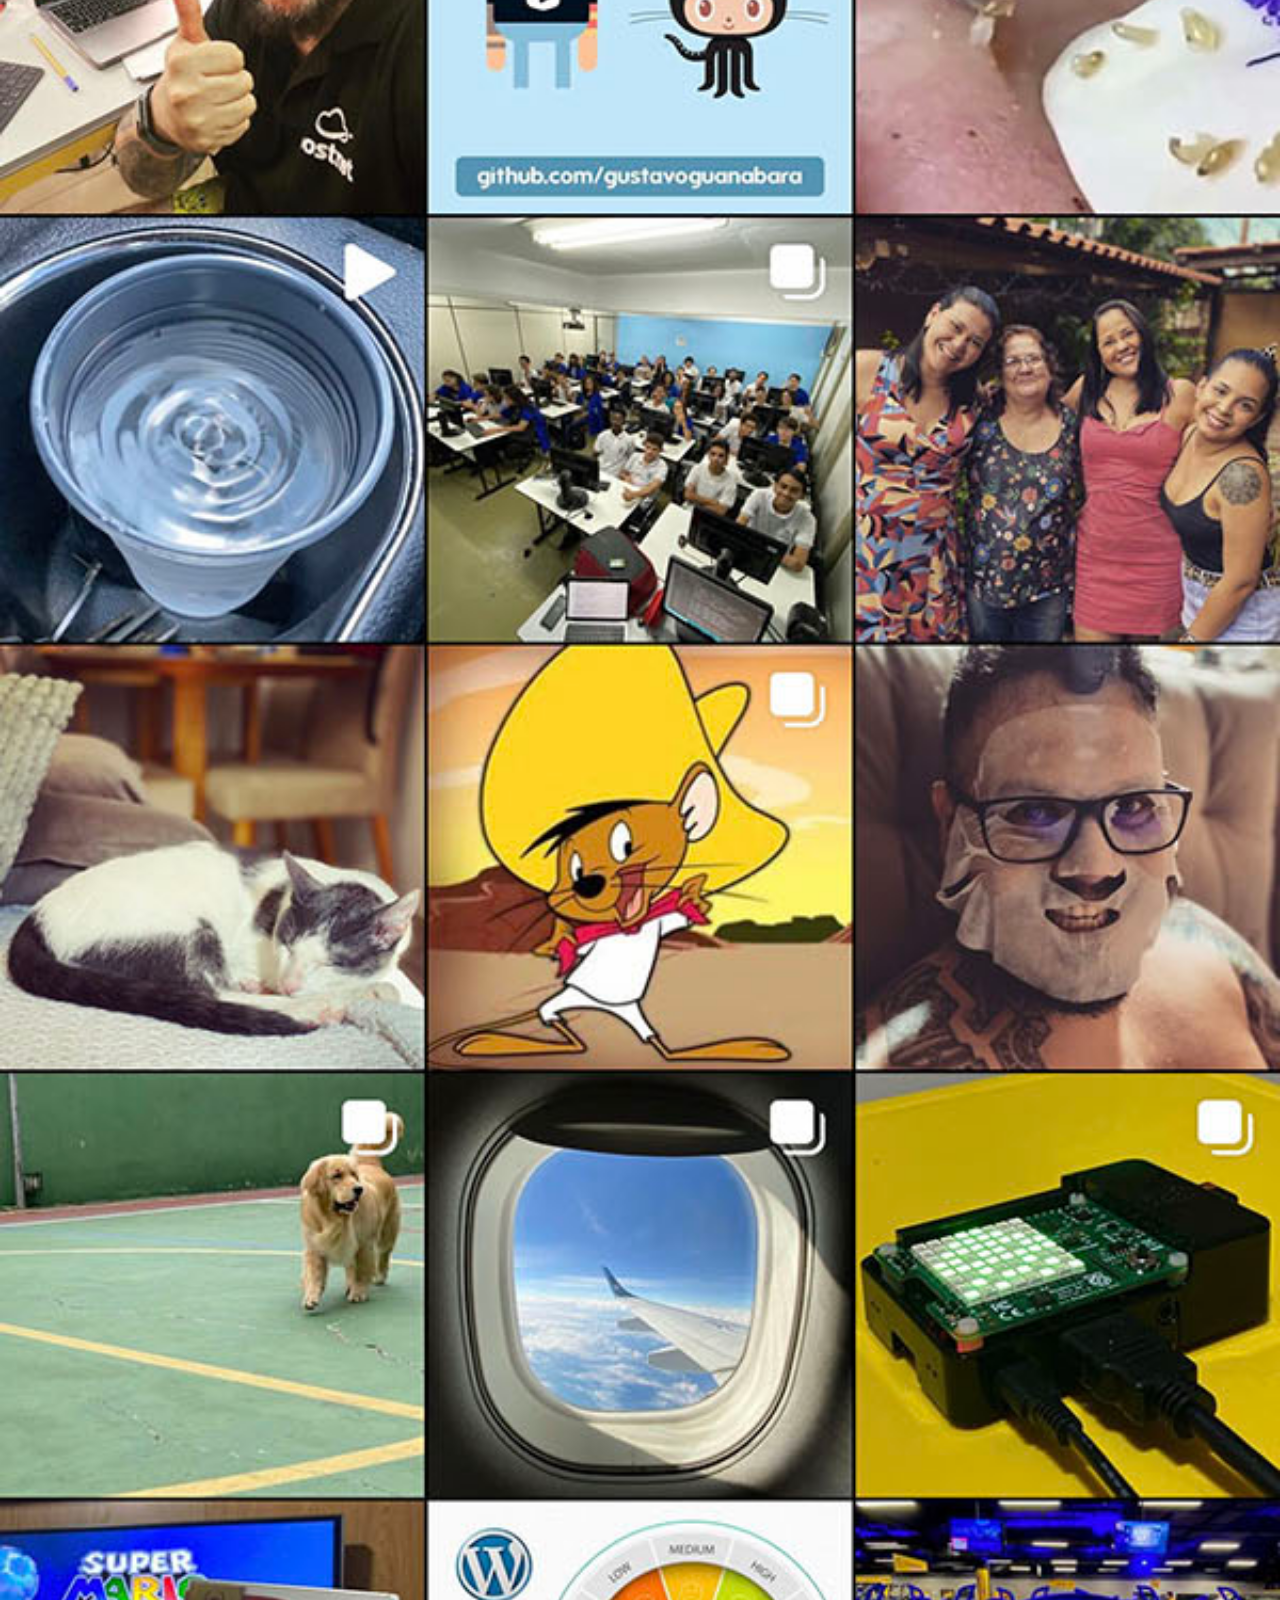
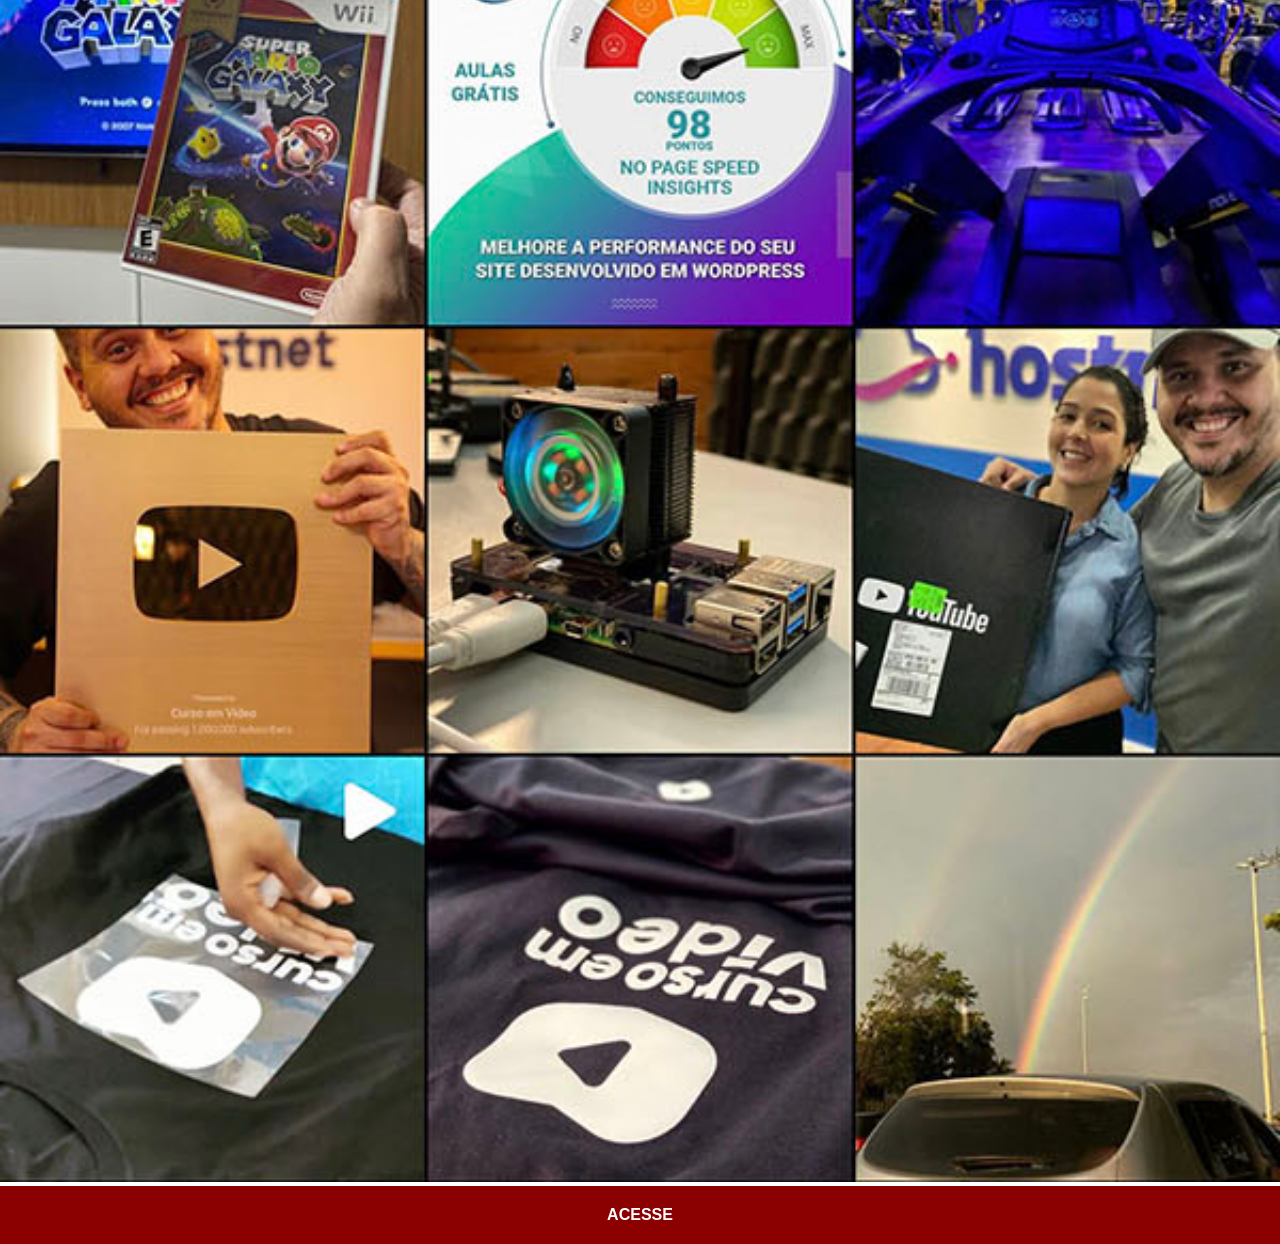
<file: instagram.html>
<!DOCTYPE html>
<html lang="en">
<head>
    <meta charset="UTF-8">
    <meta name="viewport" content="width=device-width, initial-scale=1.0">
    <title>Instagram</title>
    <link rel="stylesheet" href="estilo/social.css">
</head>
<body>
    <img src="imagens/tela-instagram.jpg" alt="Instagram">
    <a href="https://www.instagram.com/gustavoguanabara" target="_blank">ACESSE</a>
</body>
</html>
</file>
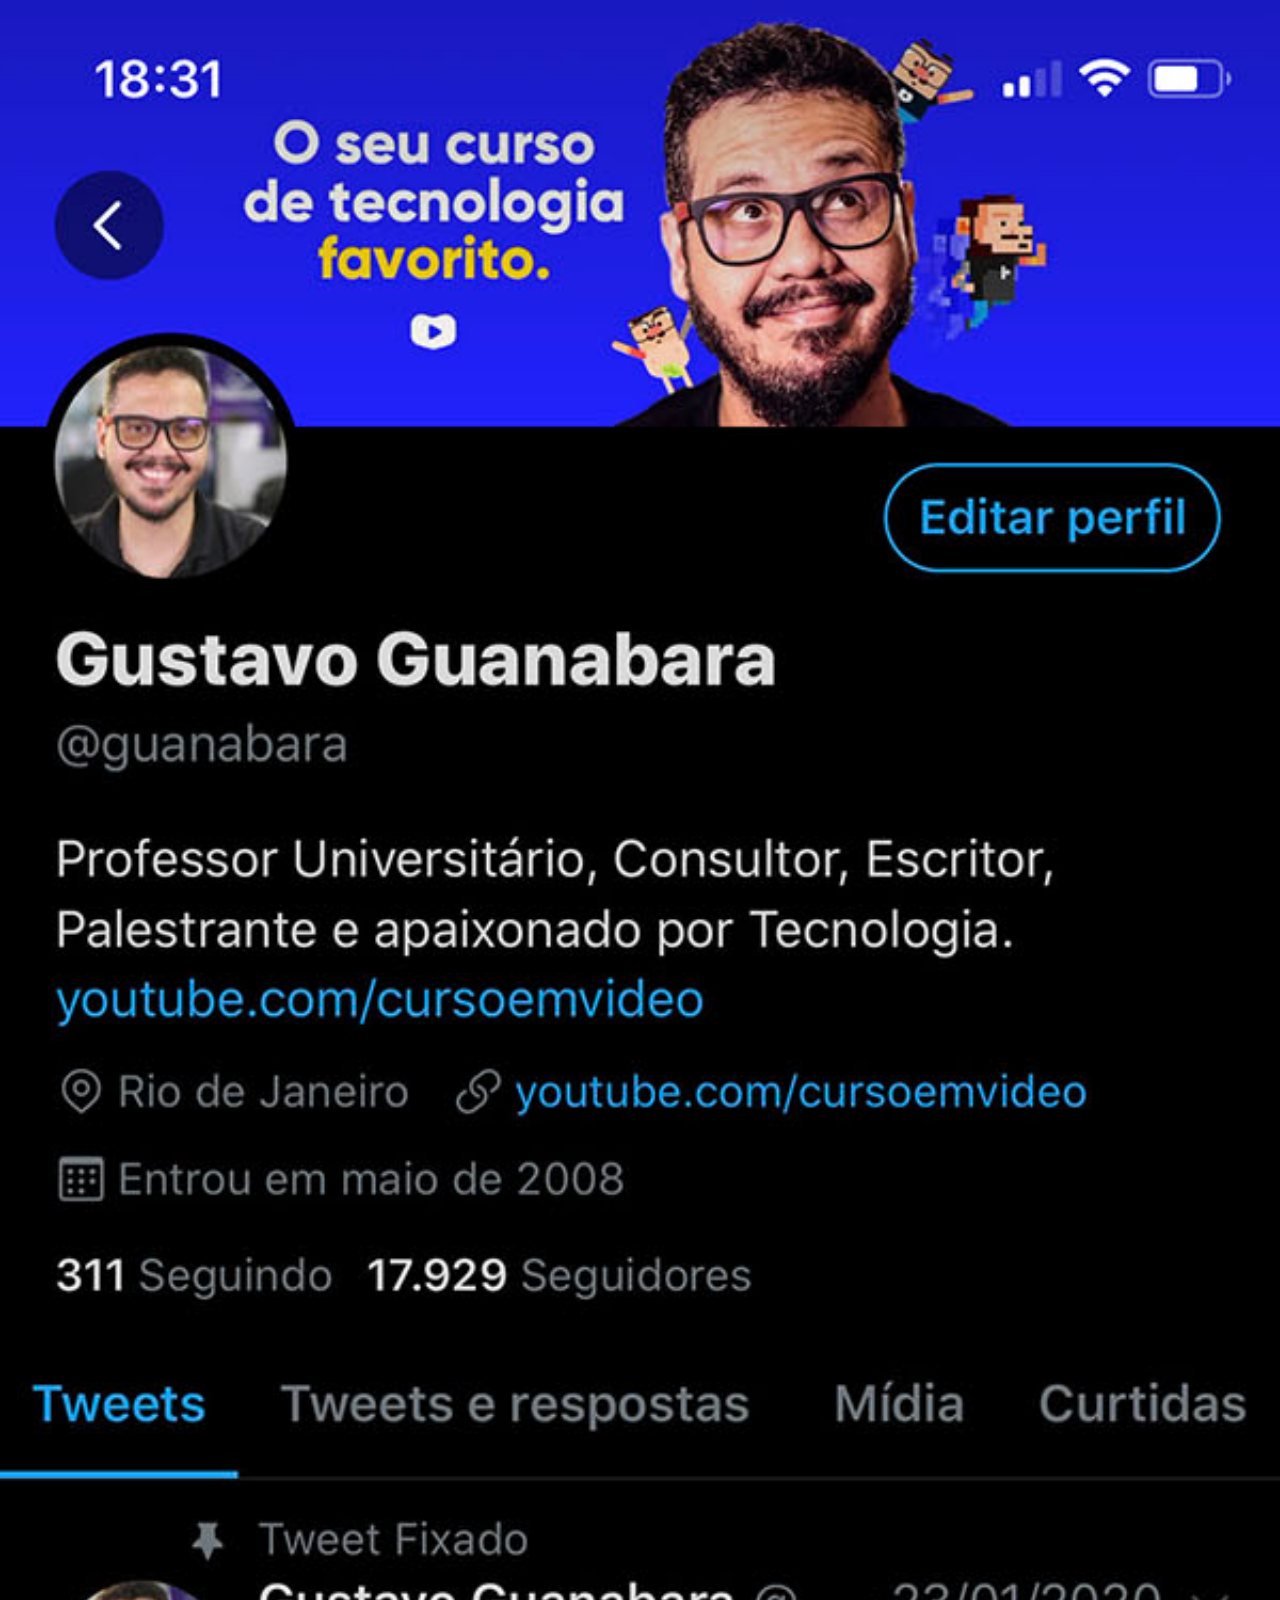
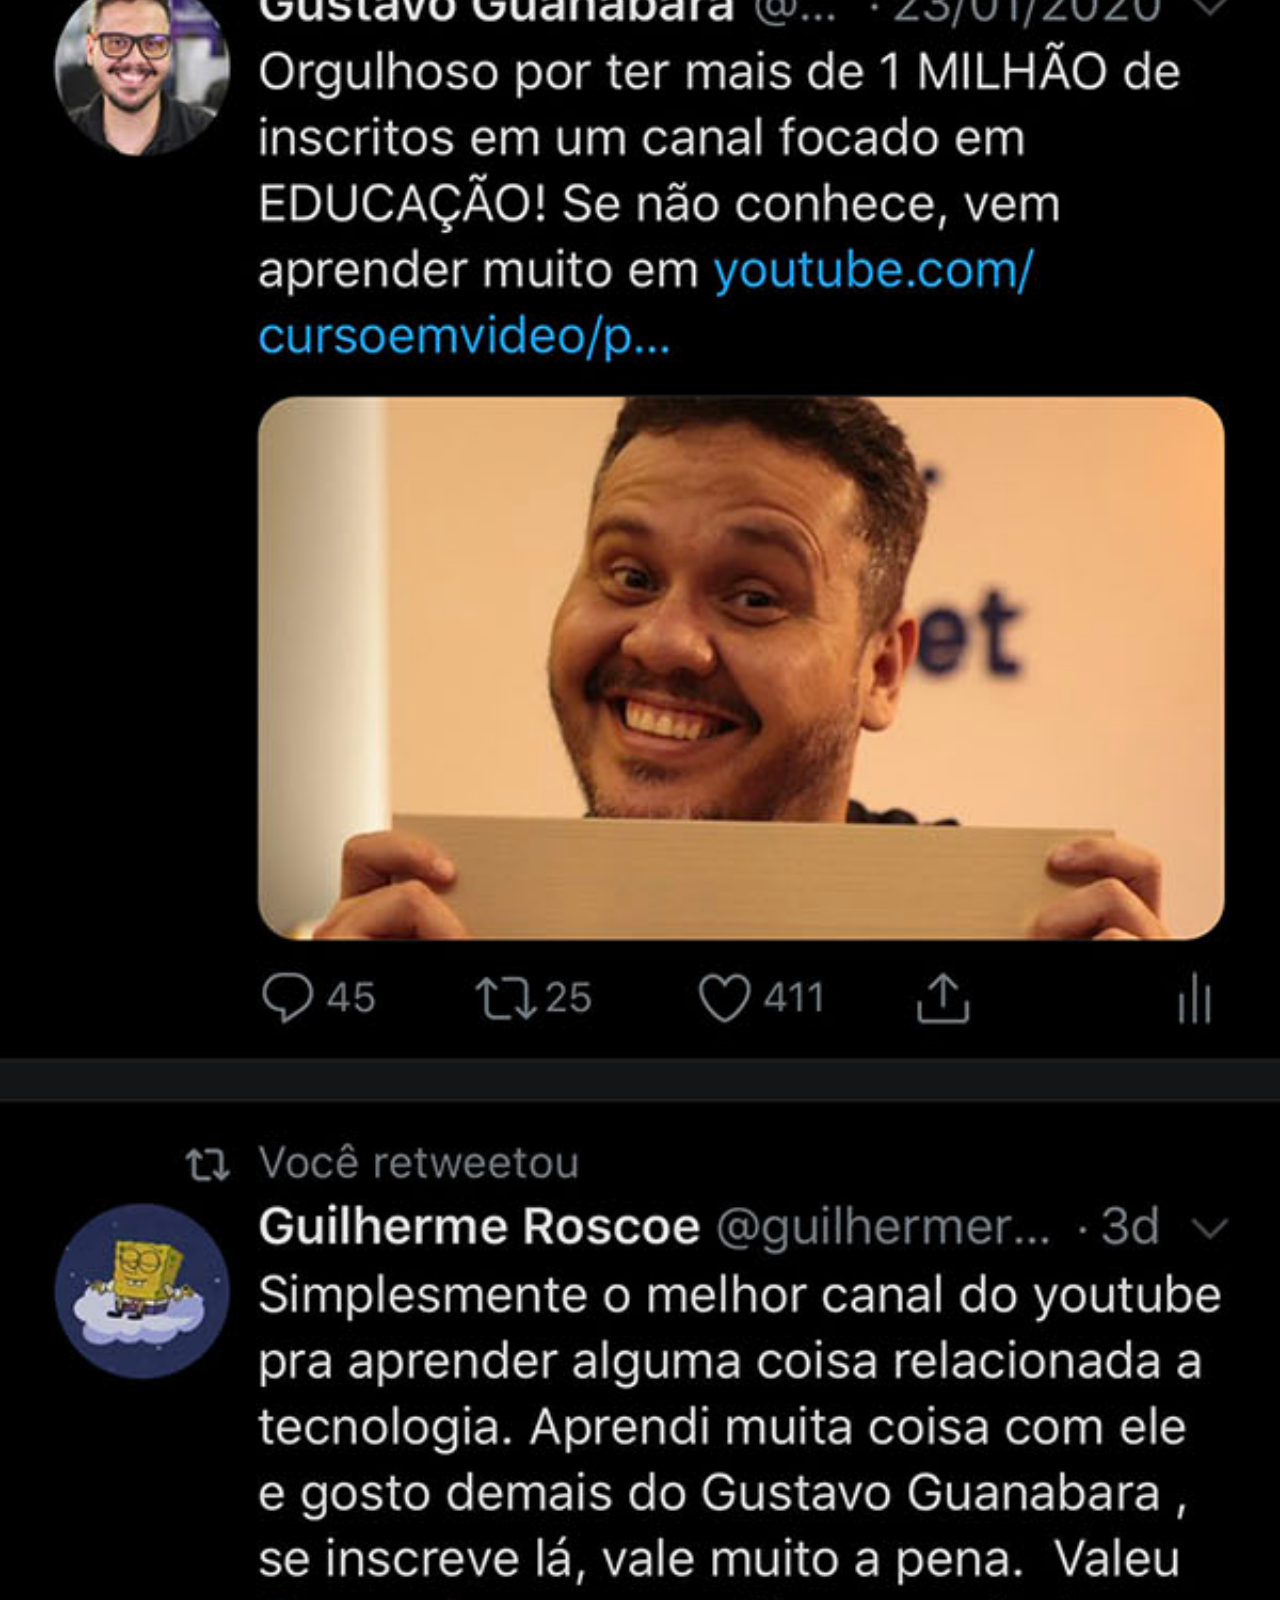
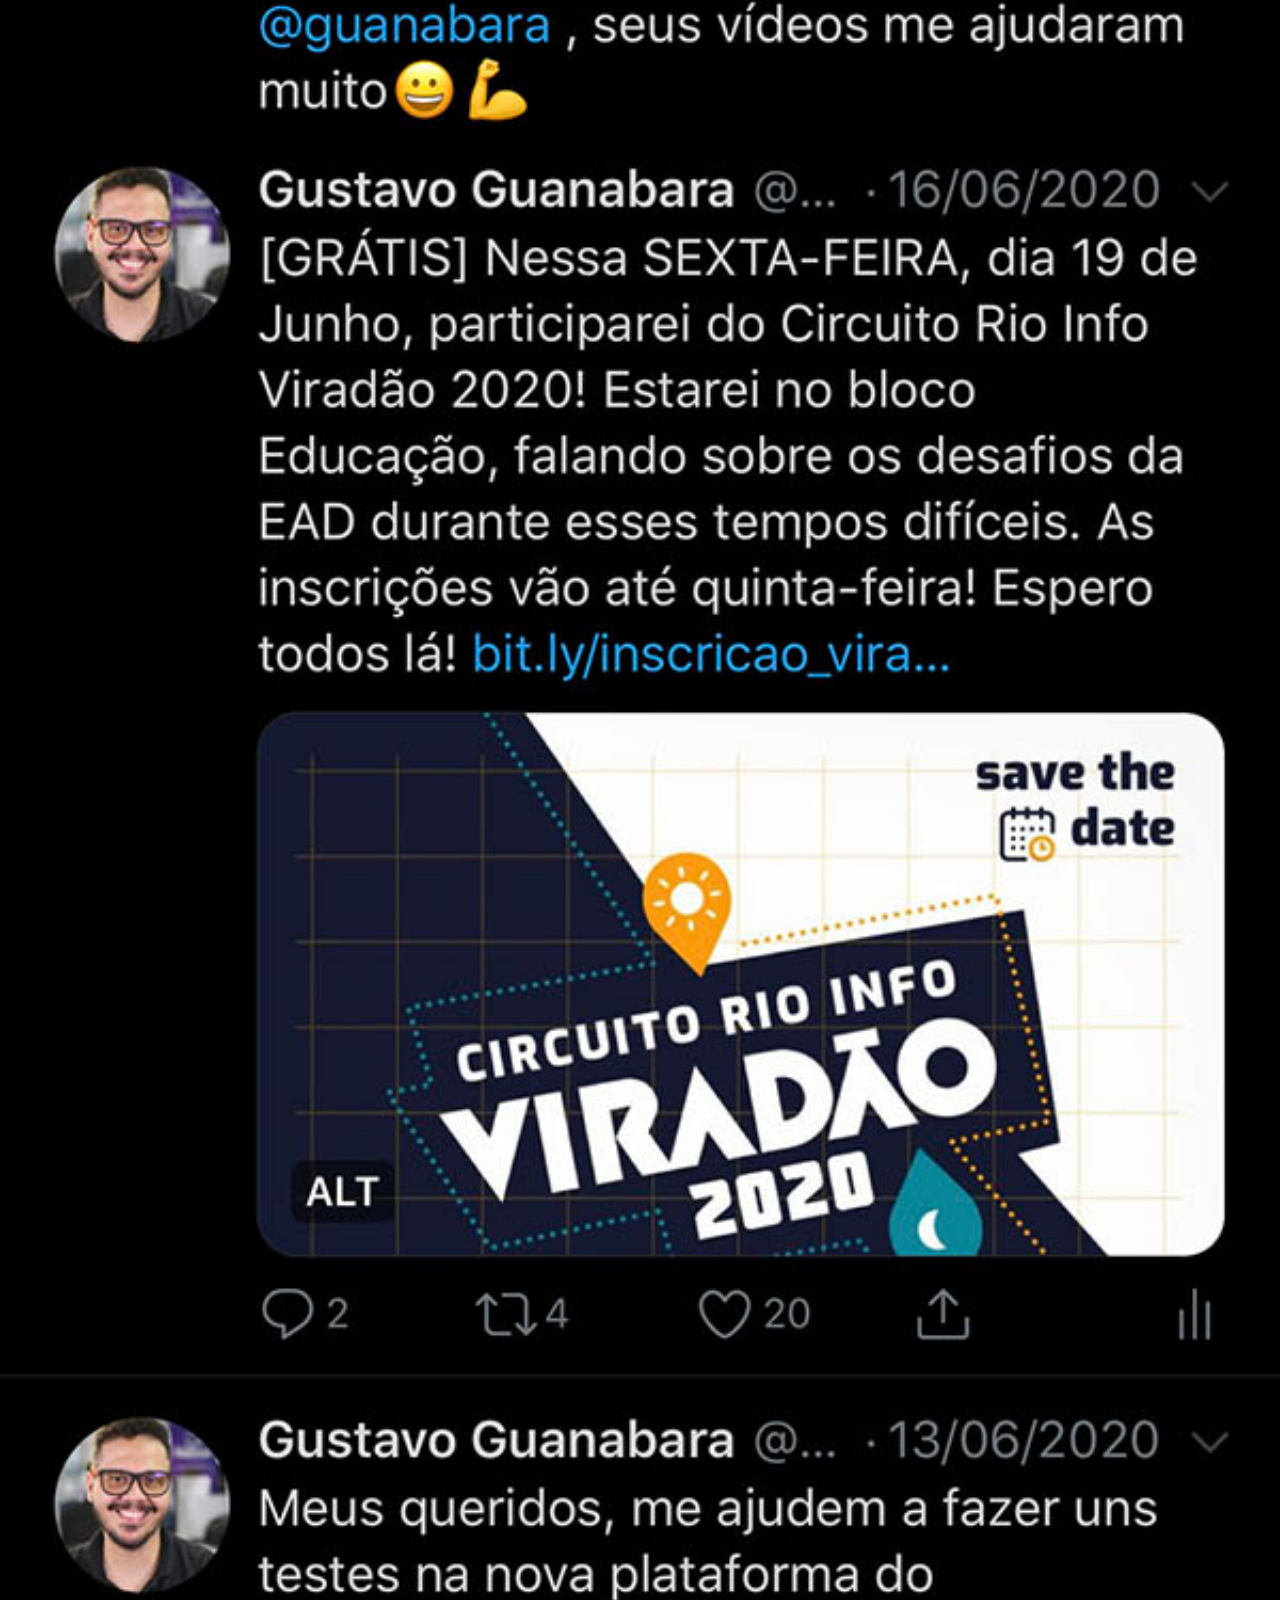
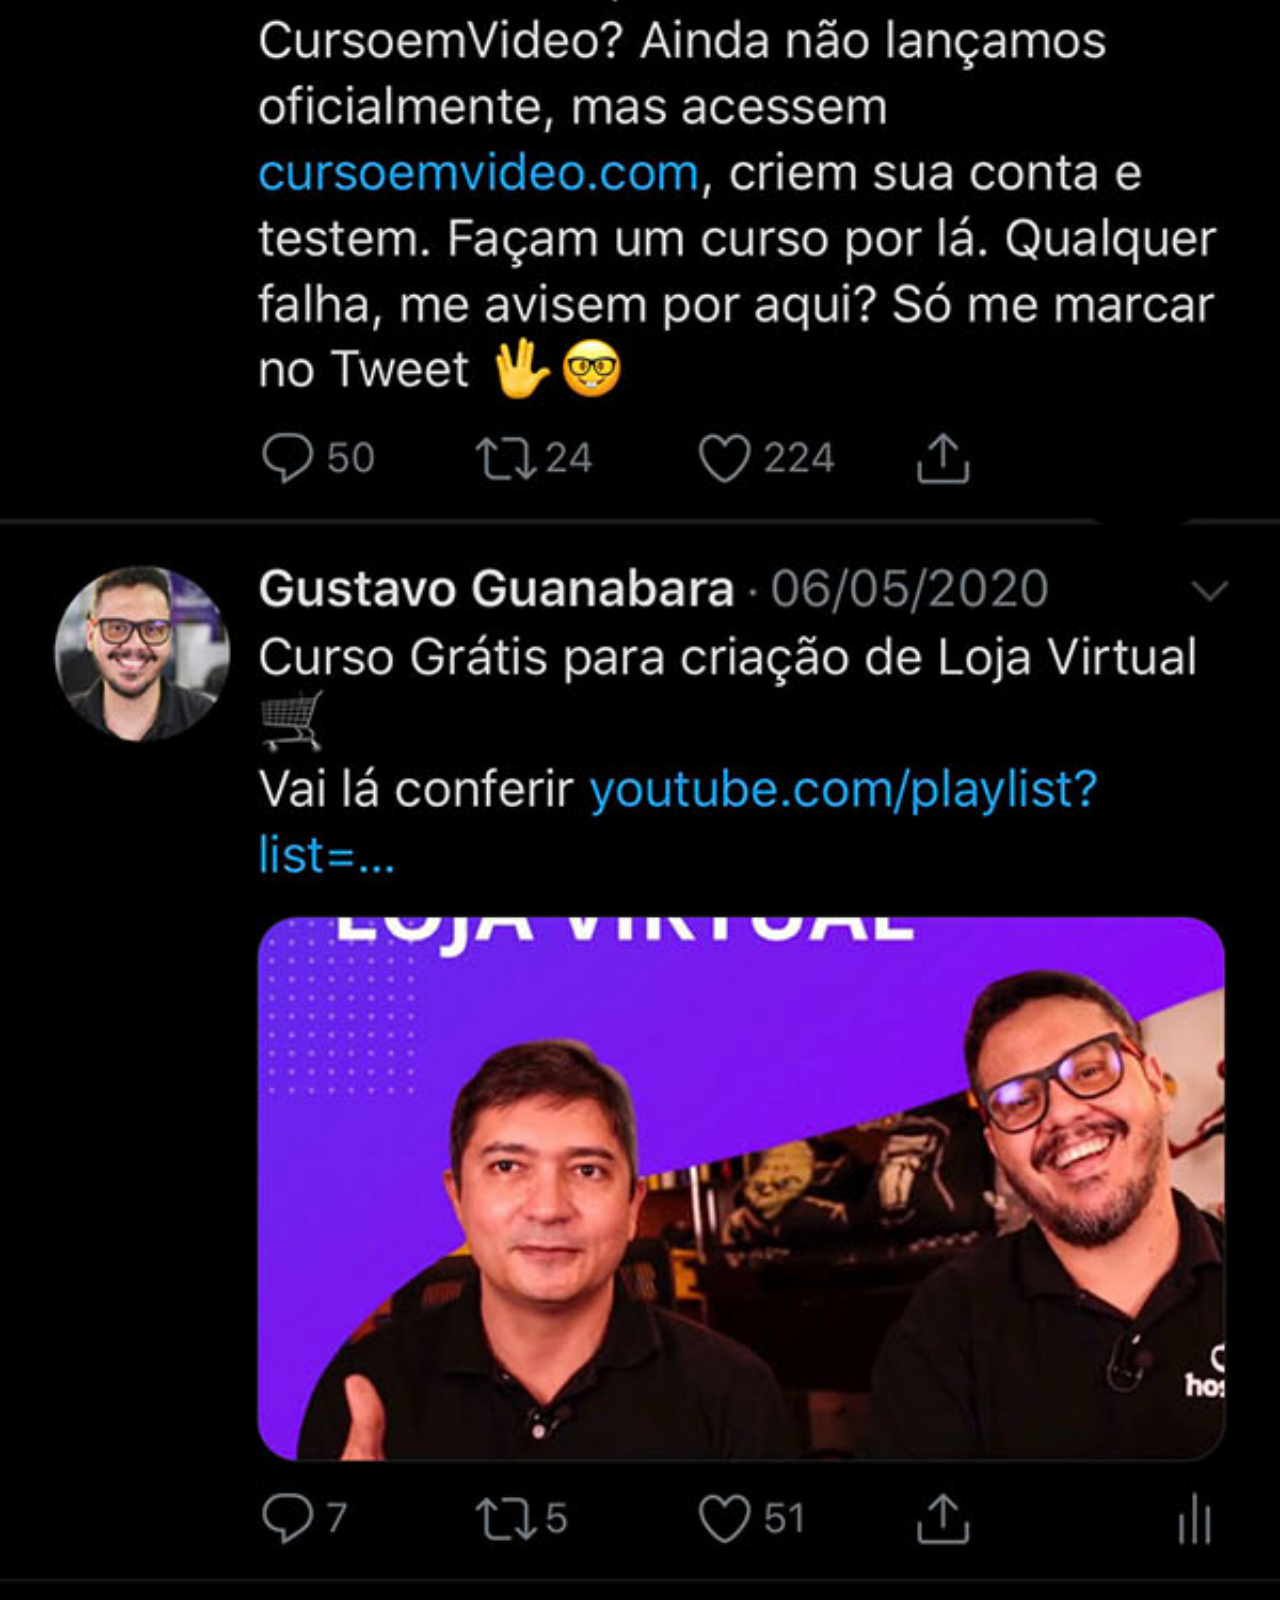
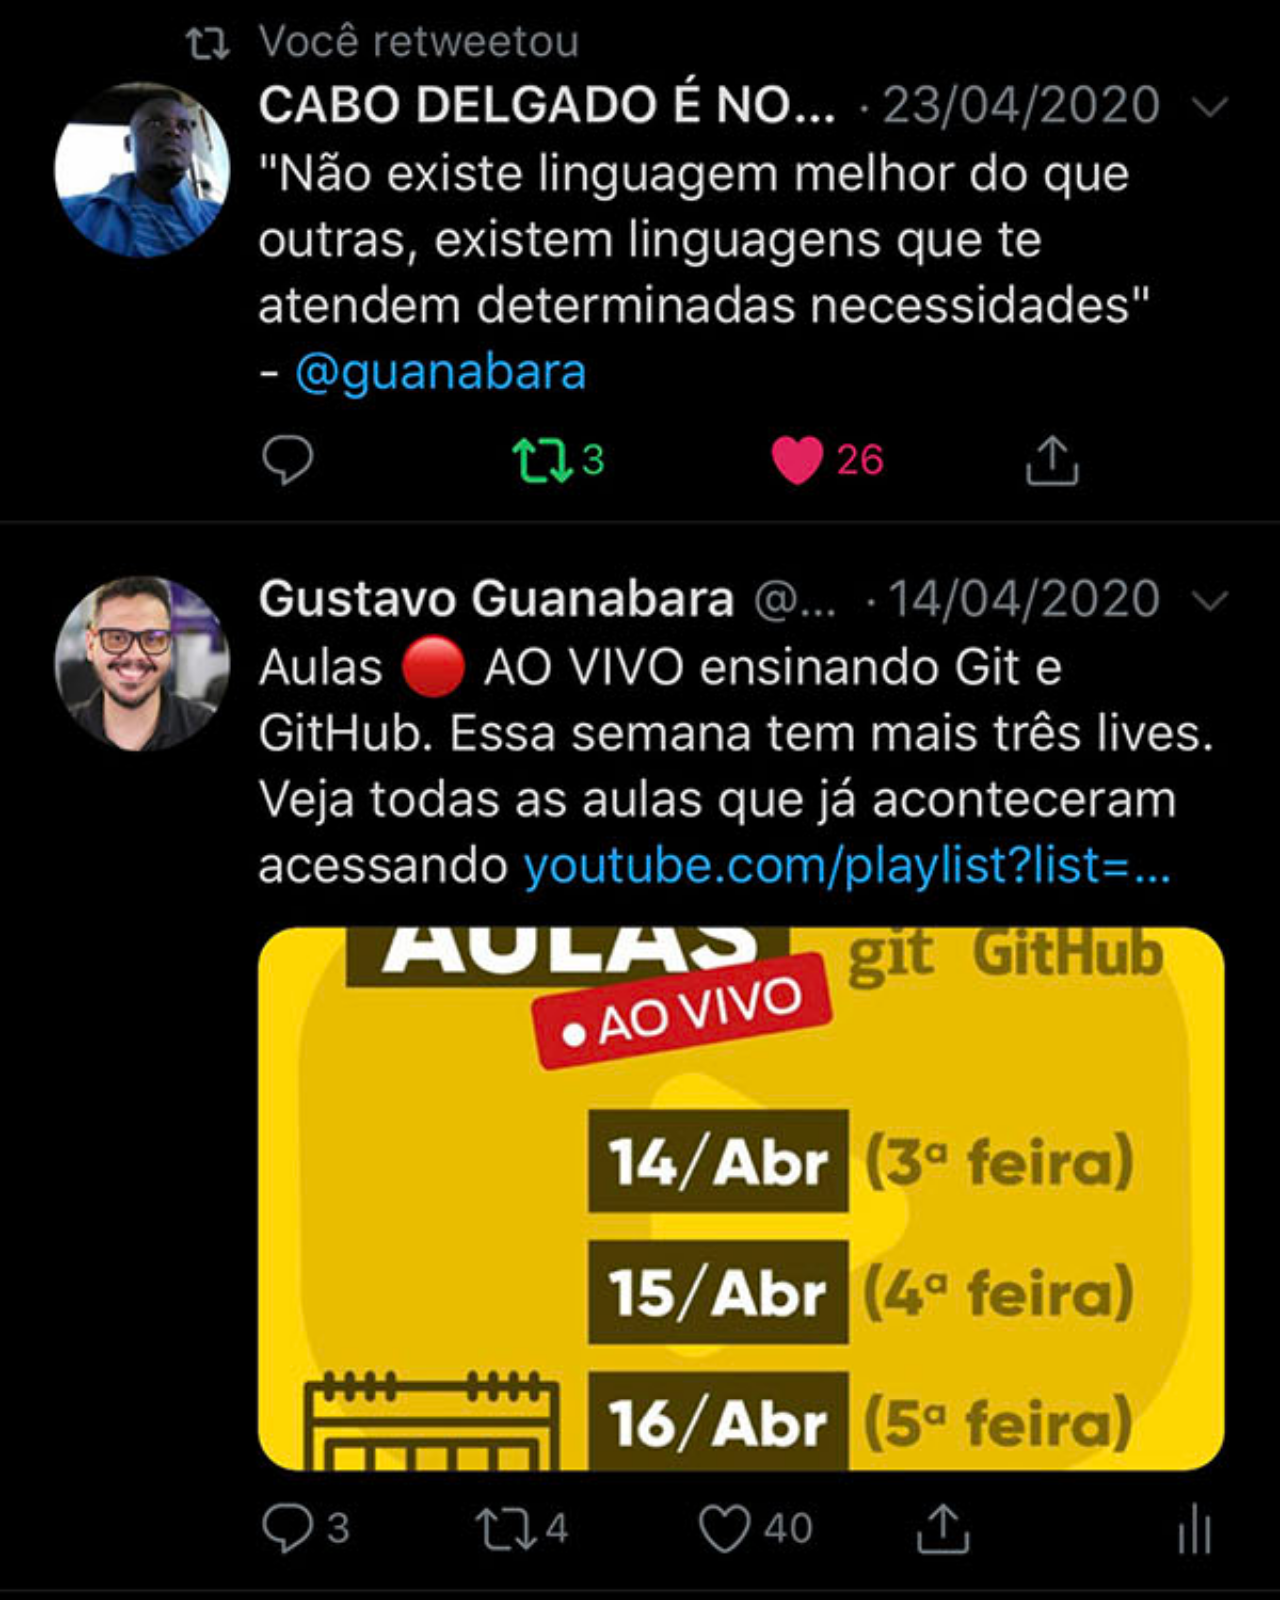
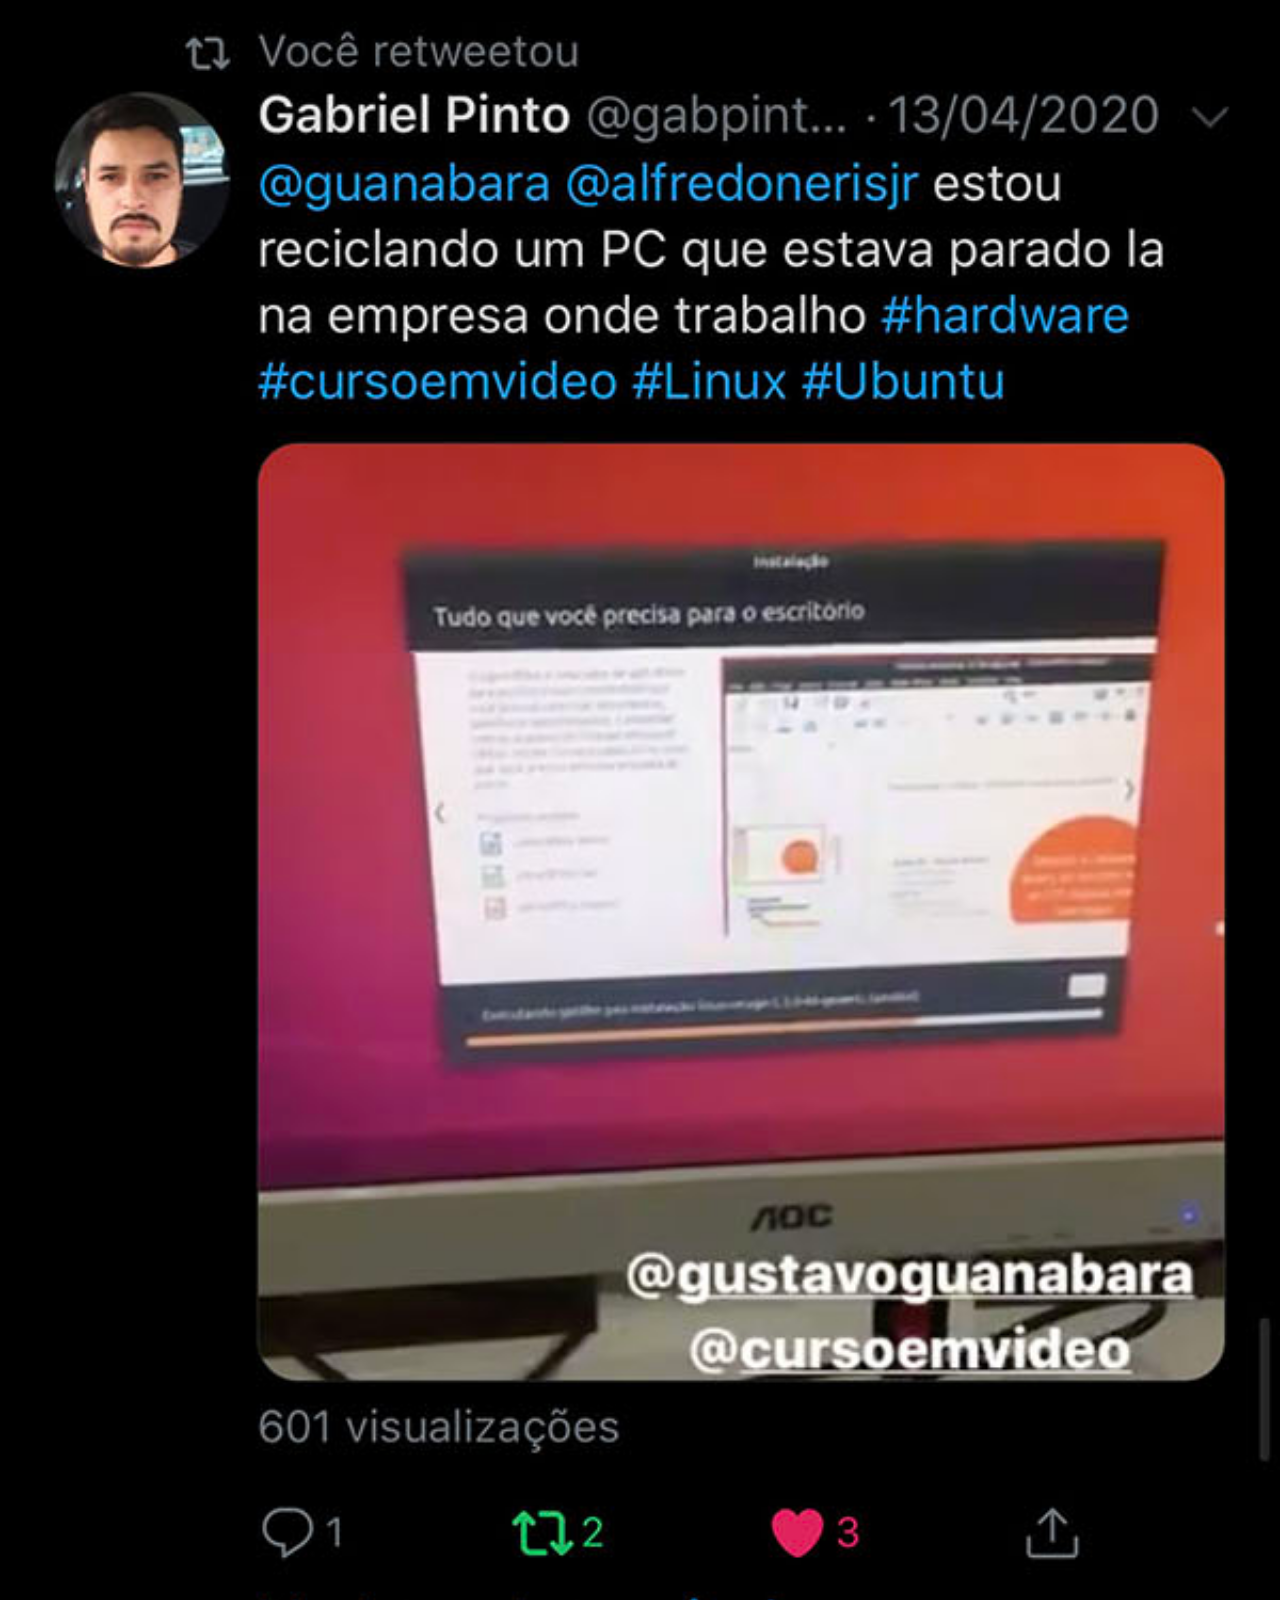
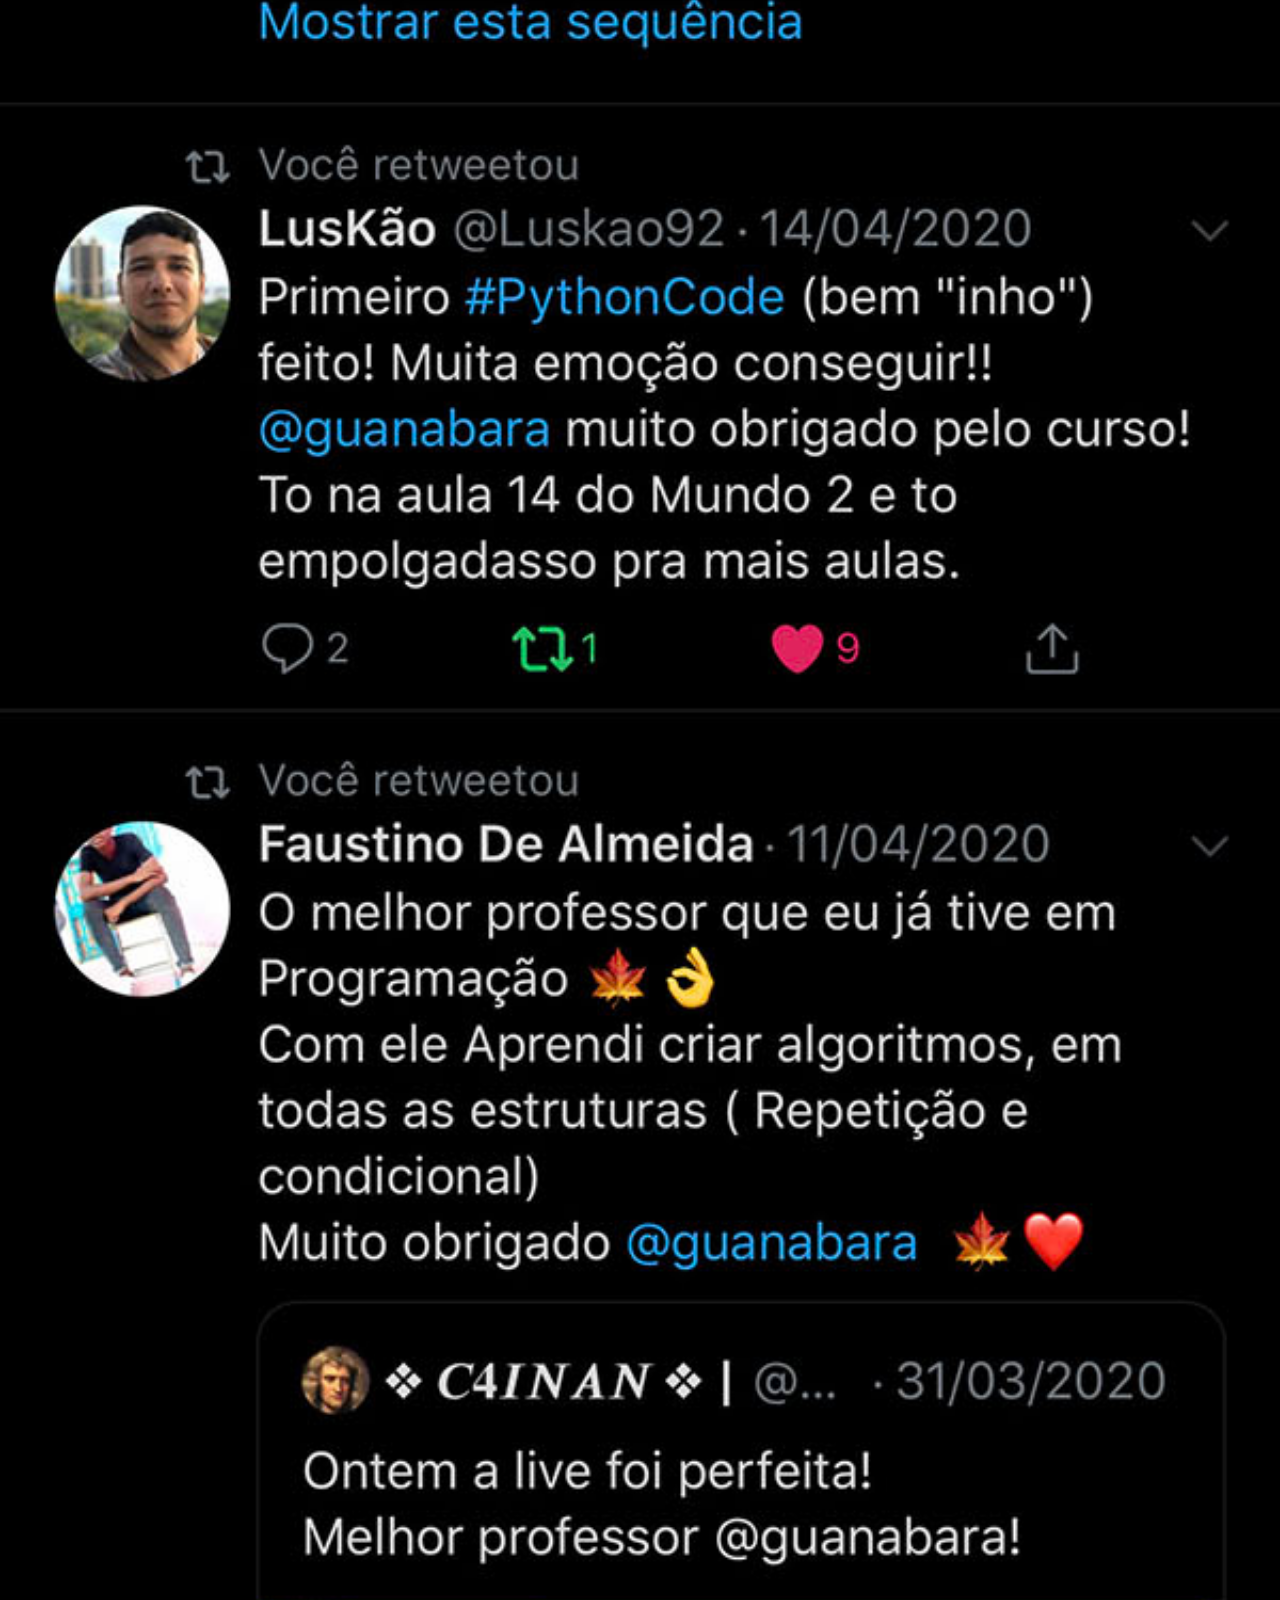
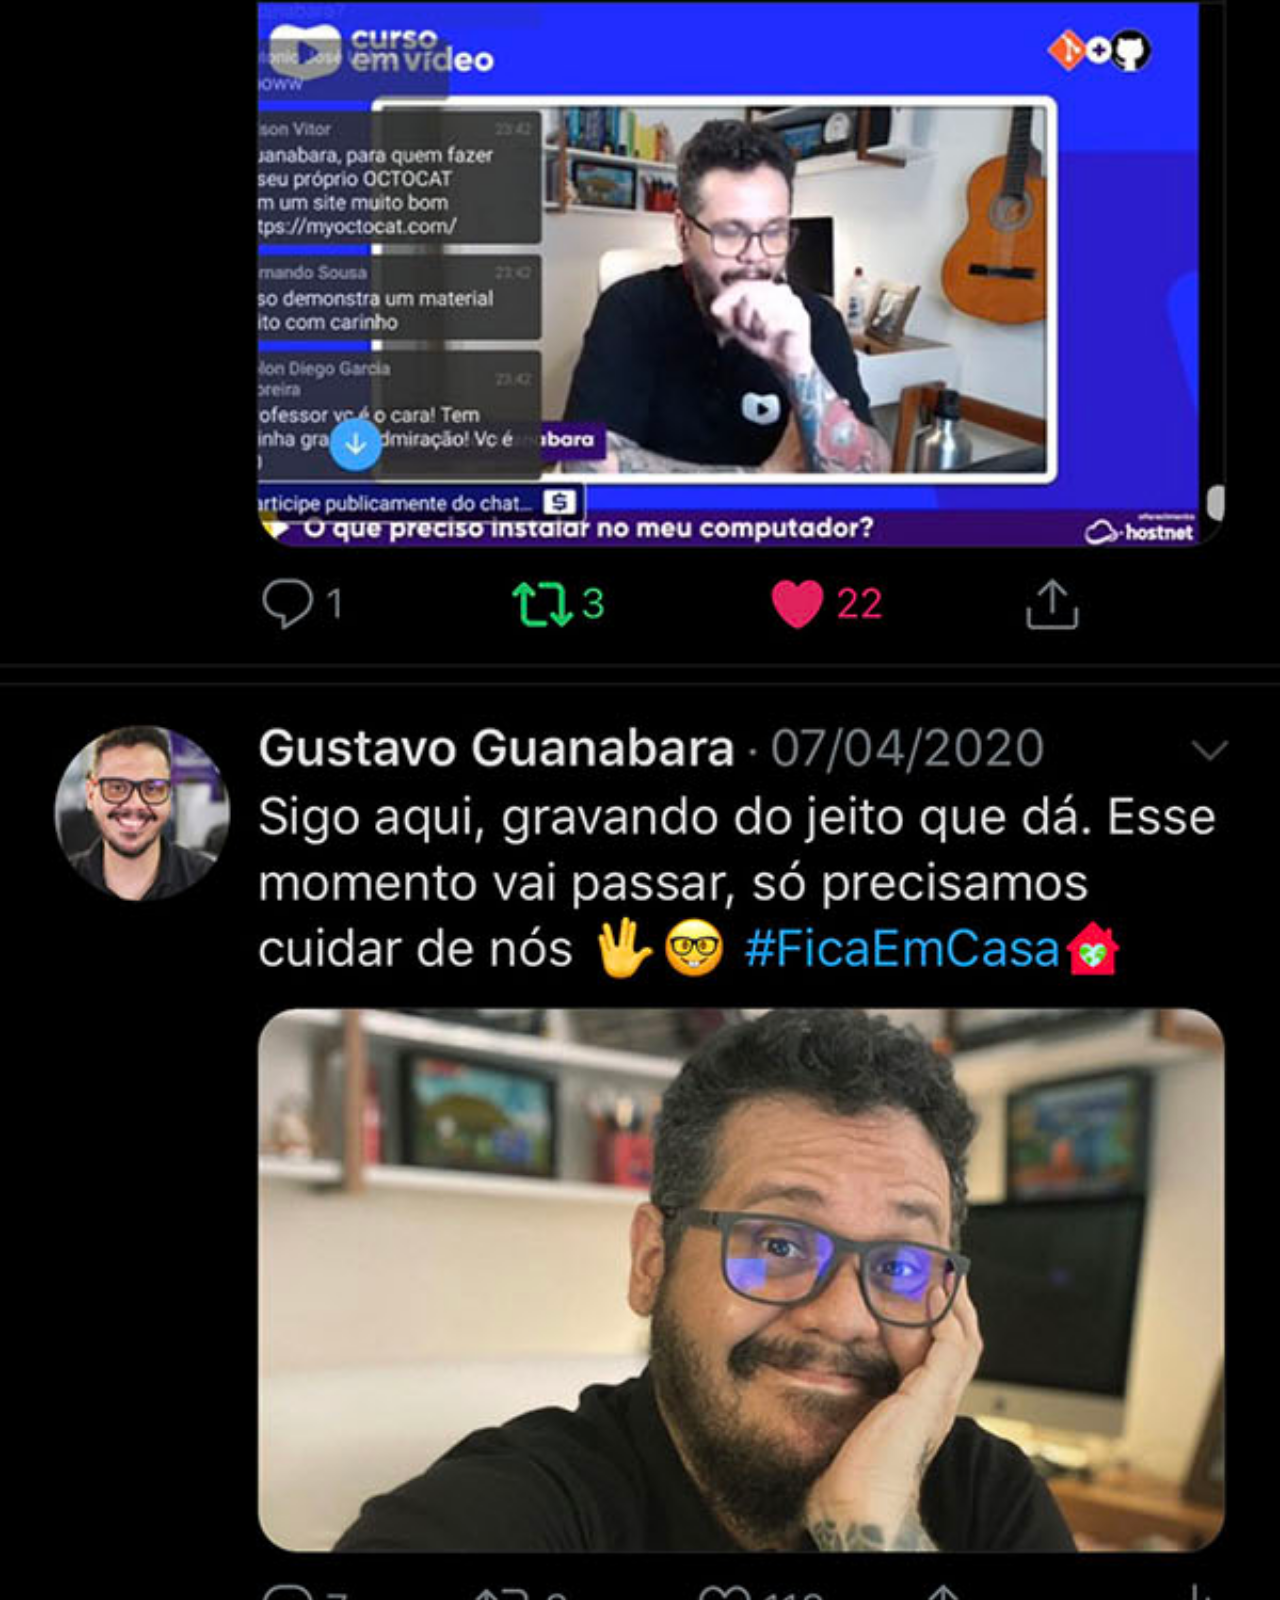
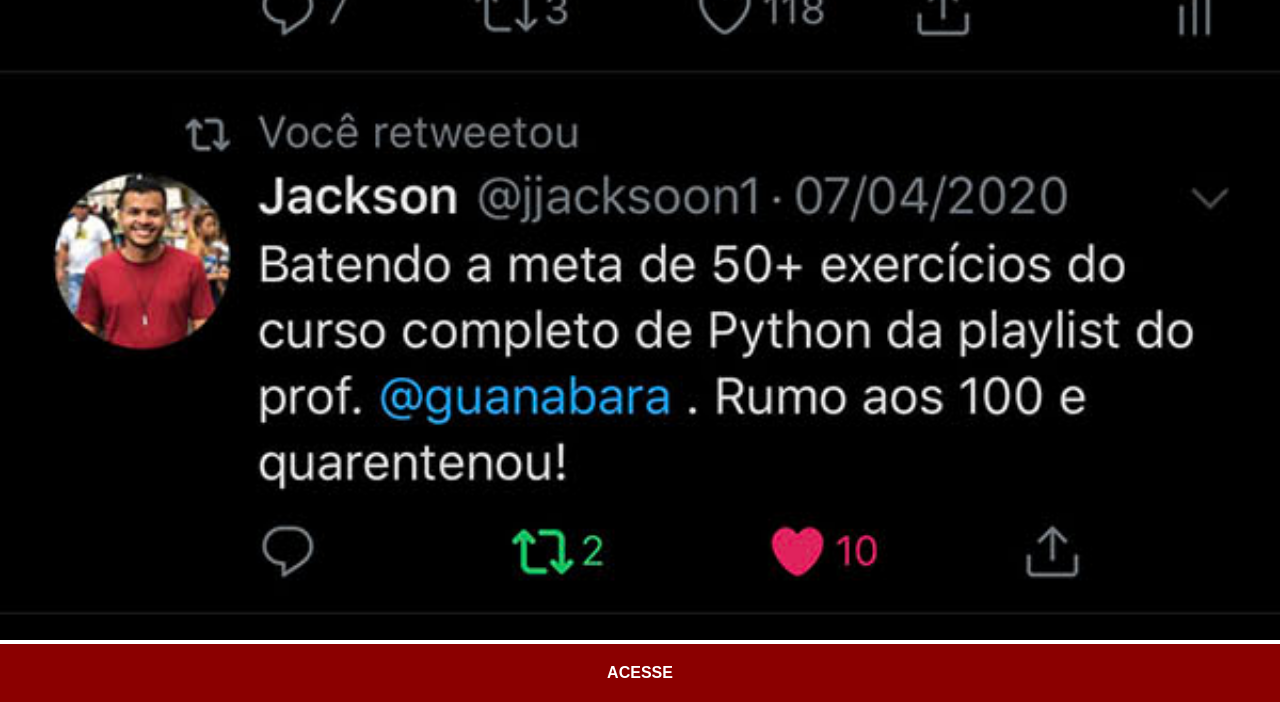
<file: twitter.html>
<!DOCTYPE html>
<html lang="en">
<head>
    <meta charset="UTF-8">
    <meta name="viewport" content="width=device-width, initial-scale=1.0">
    <title>Twitter</title>
    <link rel="stylesheet" href="estilo/social.css">
</head>
<body>
    <img src="imagens/tela-twitter.jpg" alt="Twitter">
    <a href="https://x.com/gustavoguanabara" target="_blank">ACESSE</a>
</body>
</html>
</file>
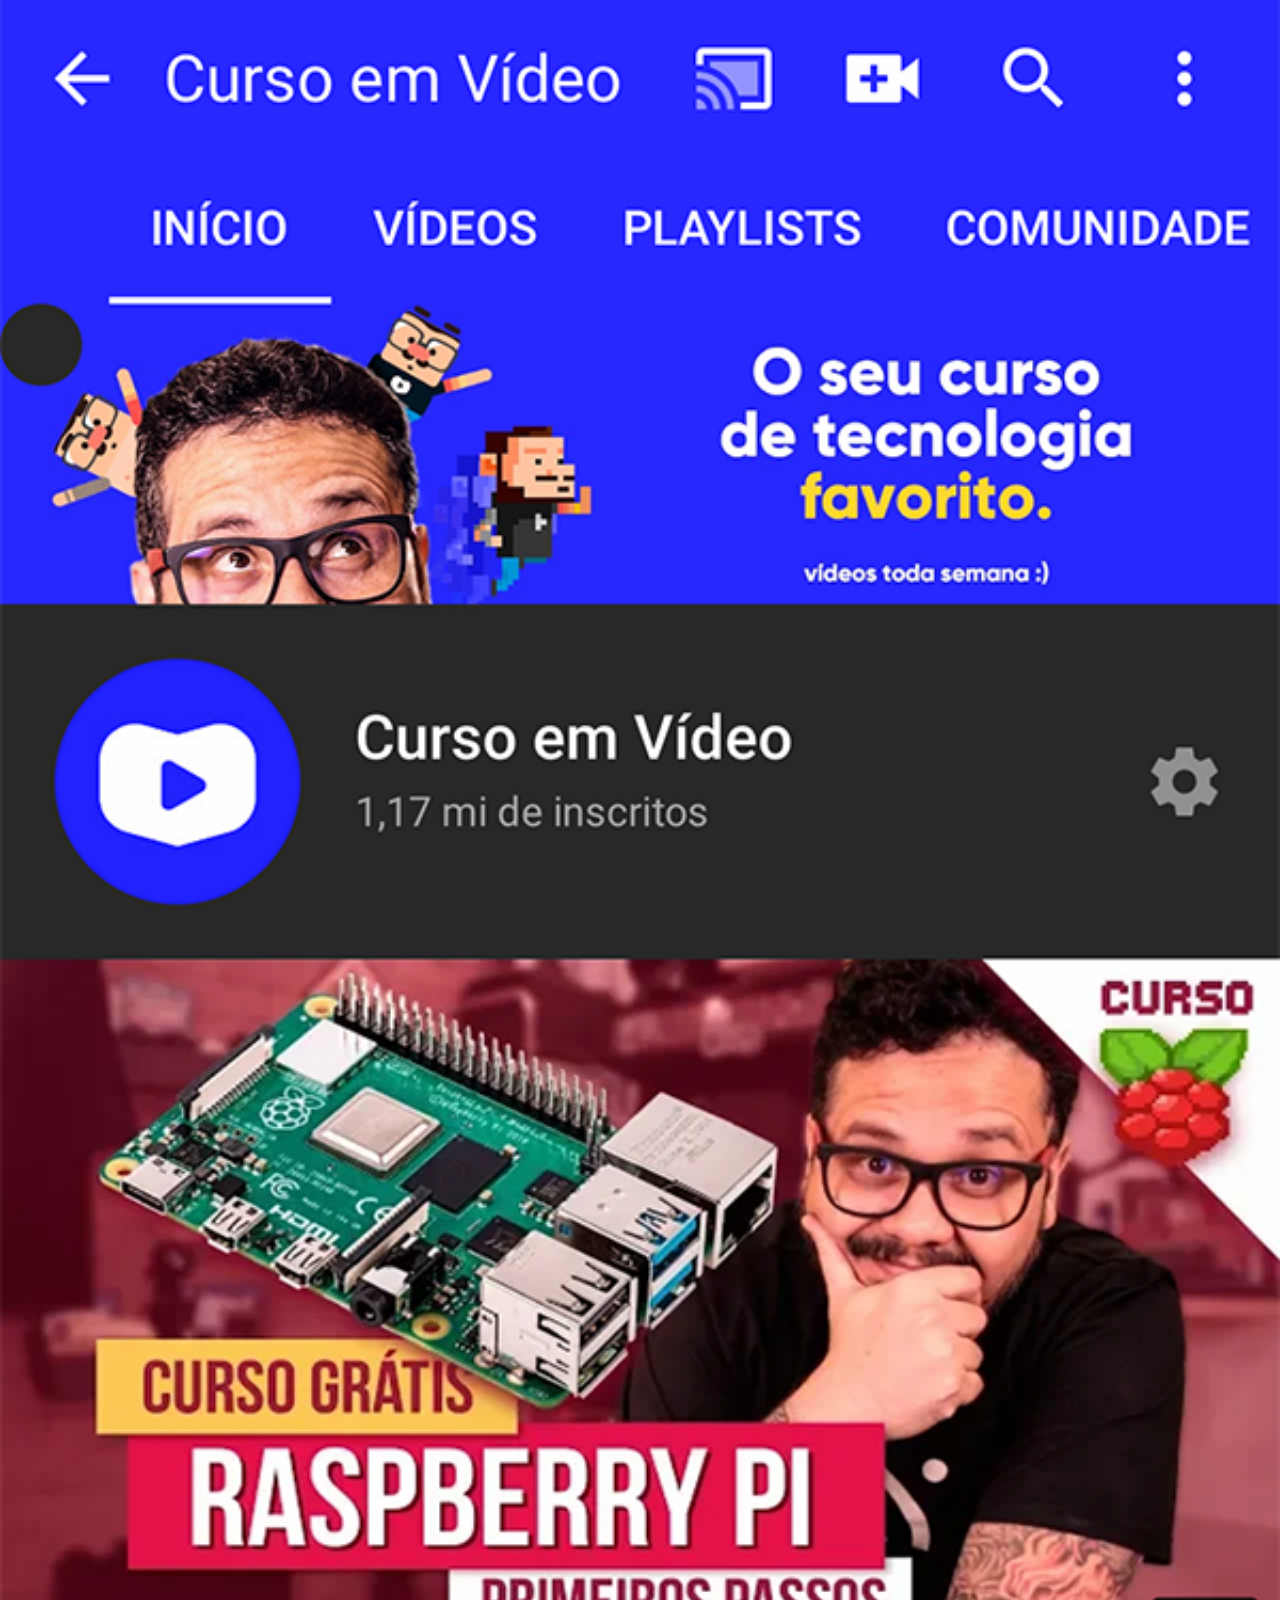
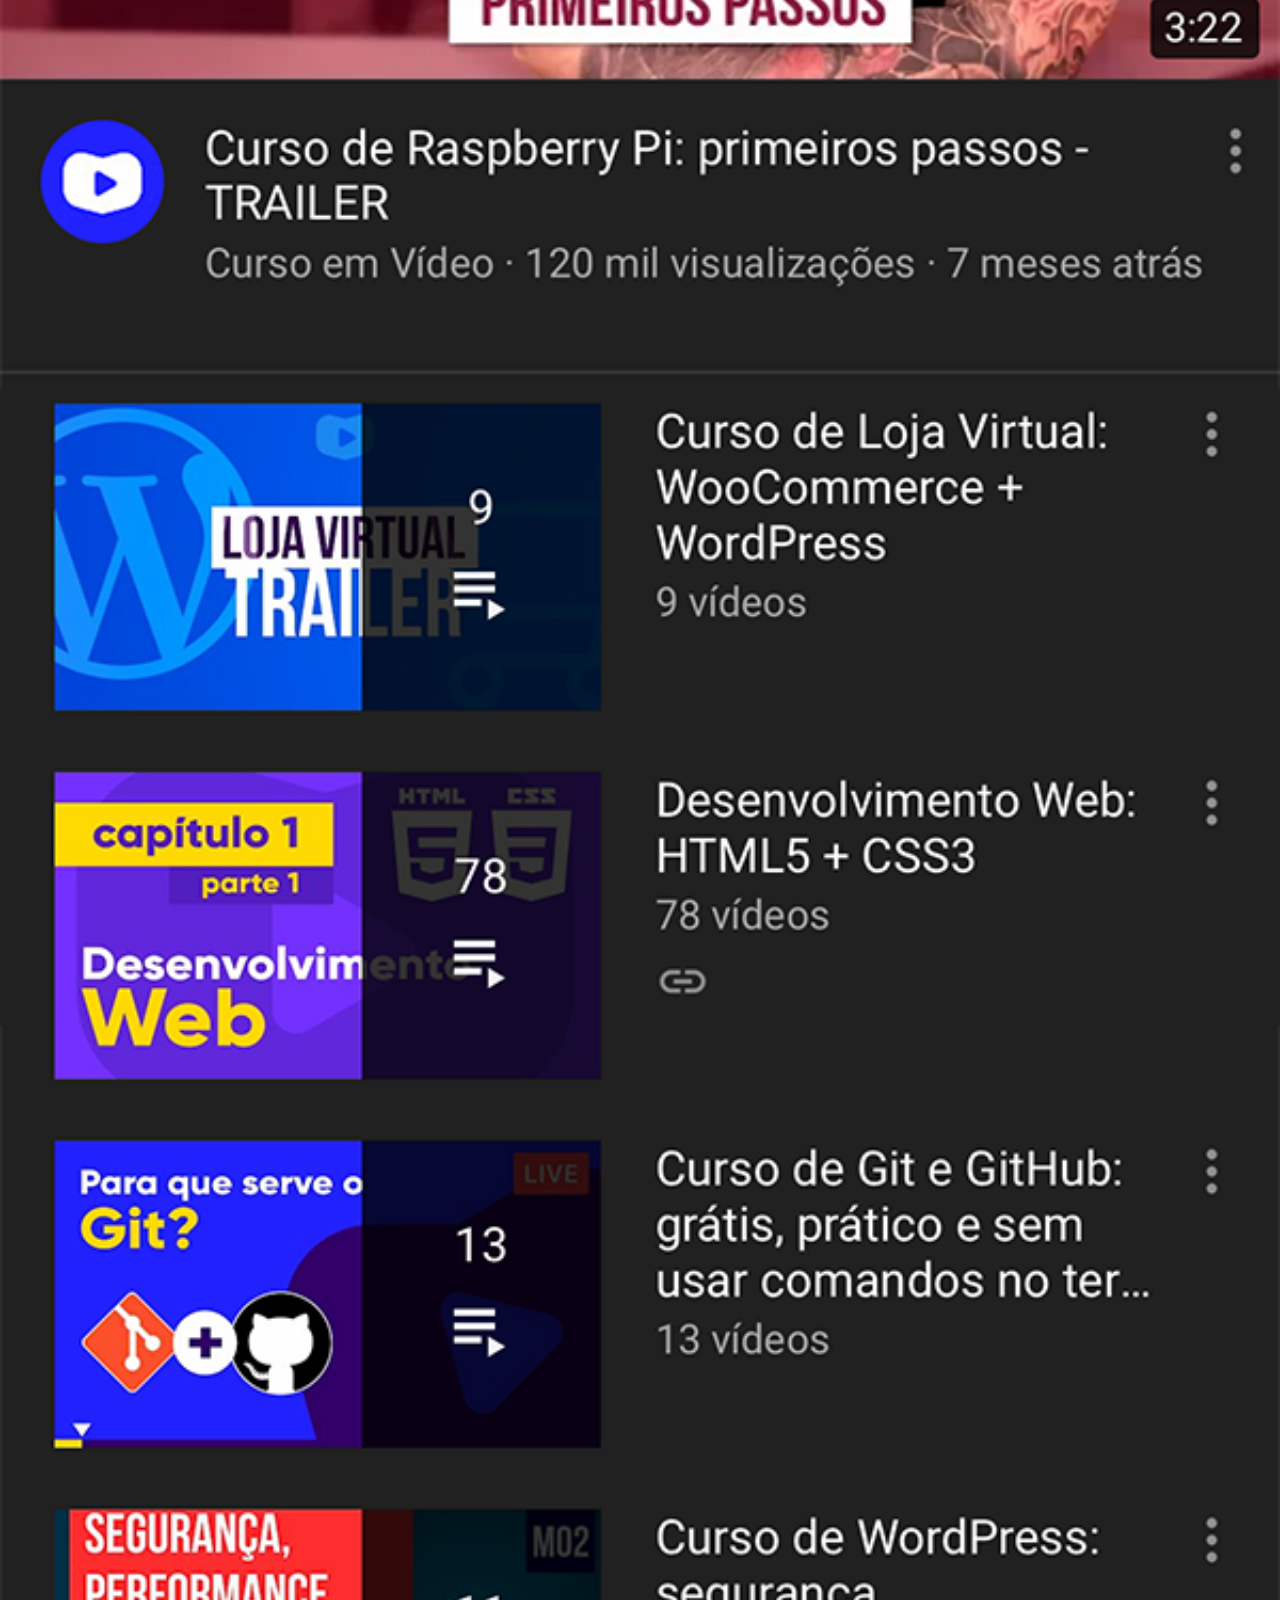
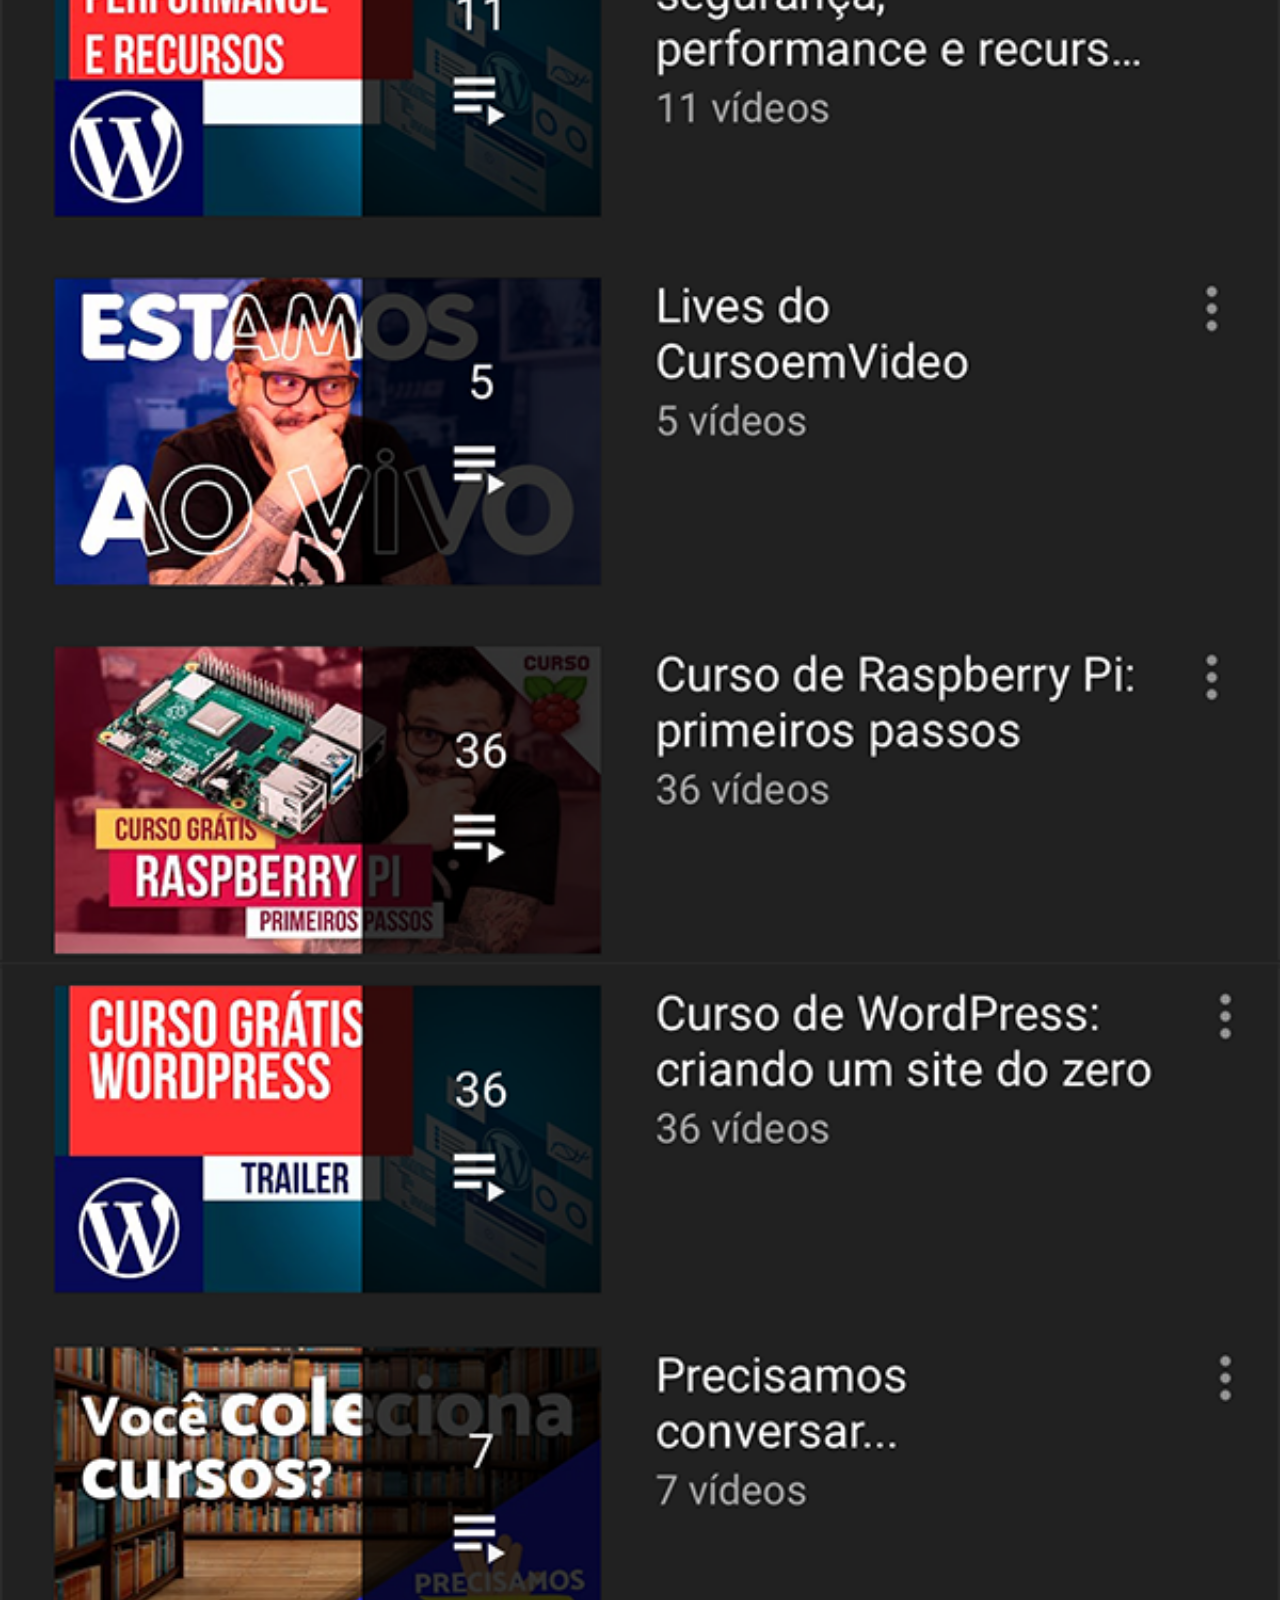
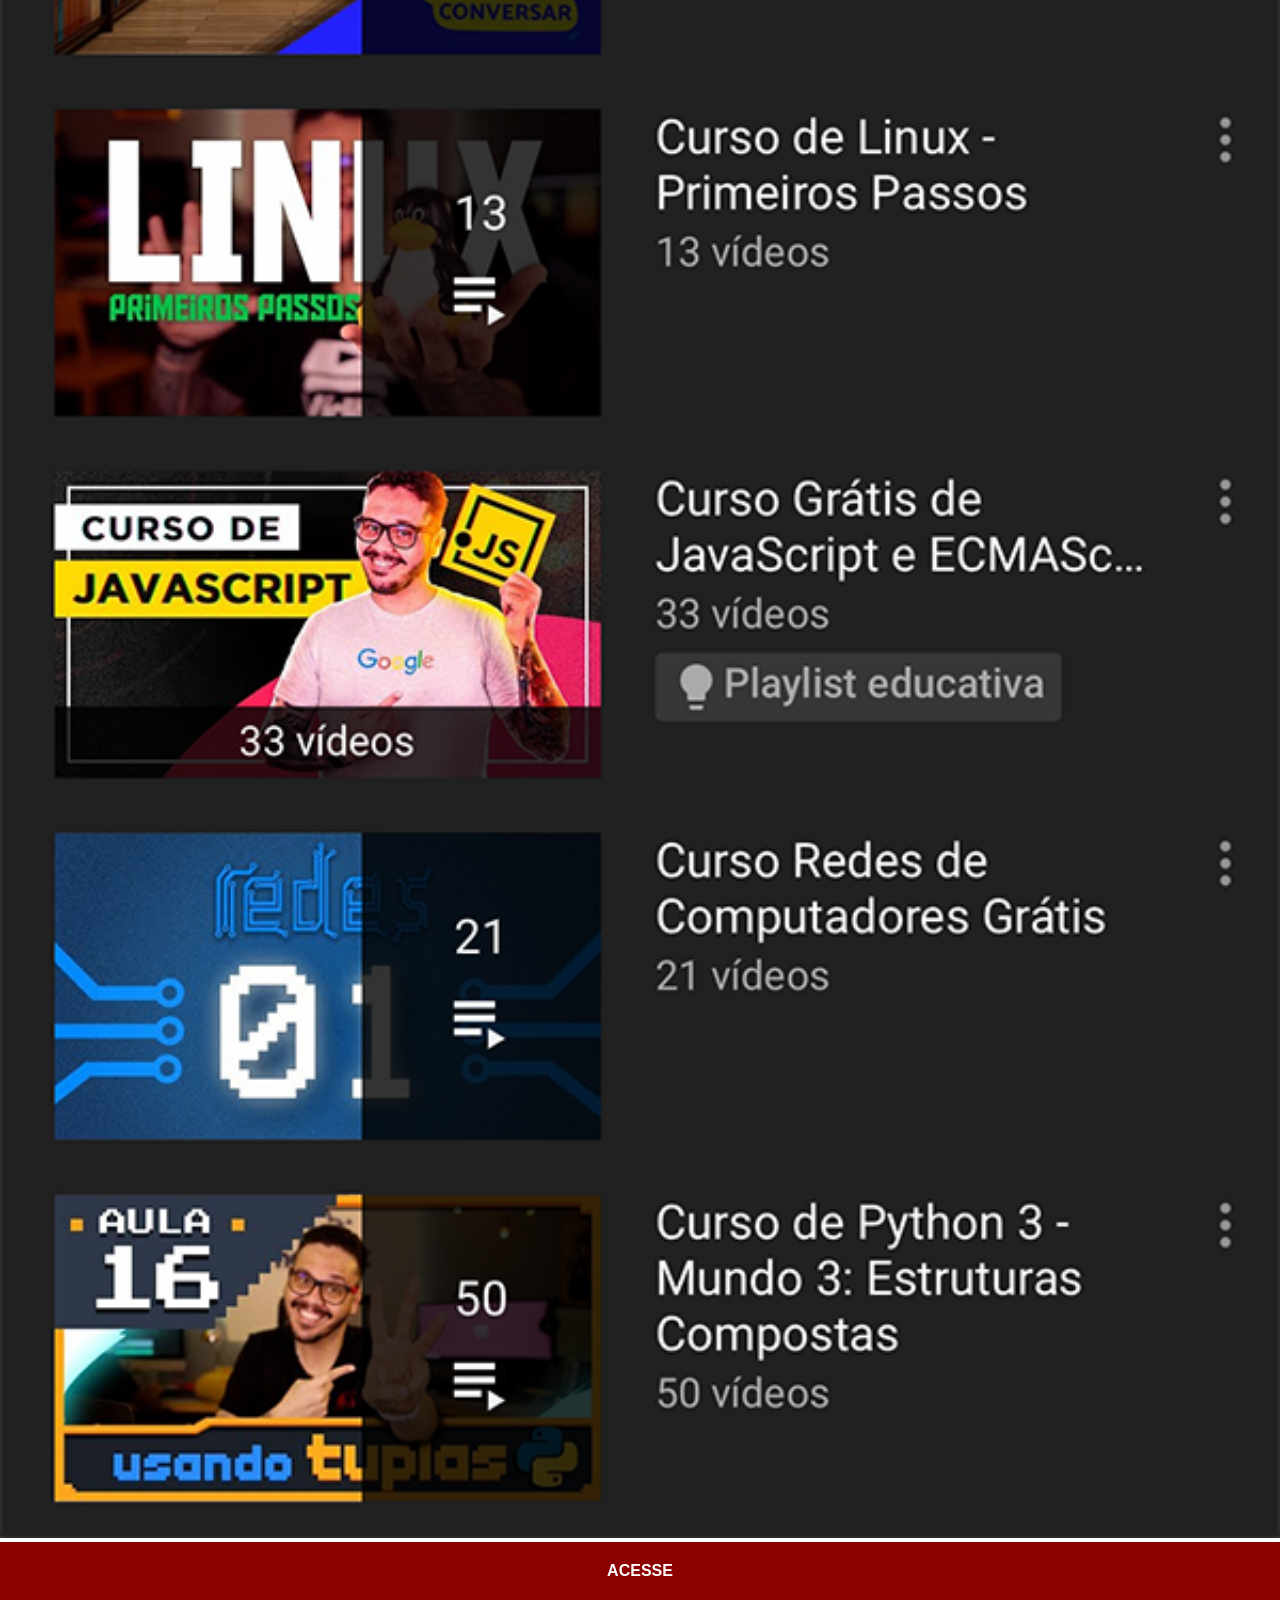
<file: youtube.html>
<!DOCTYPE html>
<html lang="en">
<head>
    <meta charset="UTF-8">
    <meta name="viewport" content="width=device-width, initial-scale=1.0">
    <title>YouTube</title>
    <link rel="stylesheet" href="estilo/social.css">
</head>
<body>
    <img src="imagens/tela-youtube.png" alt="YouTube">
    <a href="https://www.youtube.com/@cursoemvideo/playlists" target="_blank">ACESSE</a>
</body>
</html>
</file>
<file: estilo/style.css>
@charset "UTF-8";

* {
    margin: 0px;
    padding: 0px;
    font-family: Arial, Helvetica, sans-serif;
}

html, body {
    height: 100vh;
    width: 100vw;
    background-color: black;
}

body {
    background: url('../imagens/fundo-madeira.jpg') no-repeat top center;
    background-size: cover;
    background-attachment: fixed;
}

main {
    position: relative;
    height: 100vh;
}

section#telefone {
    position: absolute;
    top: 50%;
    left: 50%;
    transform: translate(-50%, -50%);

    height: 627px;
    width: 311px;
    background: url('../imagens/frame-iphone.png') no-repeat;
}

iframe#tela {
    position: relative;
    top: 80px;
    left: 22px;
    width: 267px;
    height: 471px;
}

section#redes-sociais {
    text-align: right;
}

section#redes-sociais img {
    width: 50px;
    margin: 10px;
    border-radius: 50%;
    box-shadow: 2px 2px 5px rgba(0, 0, 0, 0.400);
    box-sizing: border-box;
}

section#redes-sociais img:hover {
    border: 2px solid rgba(255, 255, 255, 0.5);
    transform: translate(-3px, -3px);
    box-shadow: 5px 5px 10px rgba(0, 0, 0, 0.623);
    transition: transform 0.3s;
}
</file>
<file: estilo/social.css>
@charset "UTF-8";

* {
    margin: 0px;
    padding: 0px;
    font-family: Arial, Helvetica, sans-serif;
}

::-webkit-scrollbar {
    width: 0px;
    padding: 0px;
}

img {
    width: 100vw;
}

a {
    display: block;
    background-color: darkred;
    color: white;
    padding: 20px;
    text-align: center;
    font-weight: bolder;
    text-decoration: none;
    }

a:hover {
    background-color: red;
}
</file>
